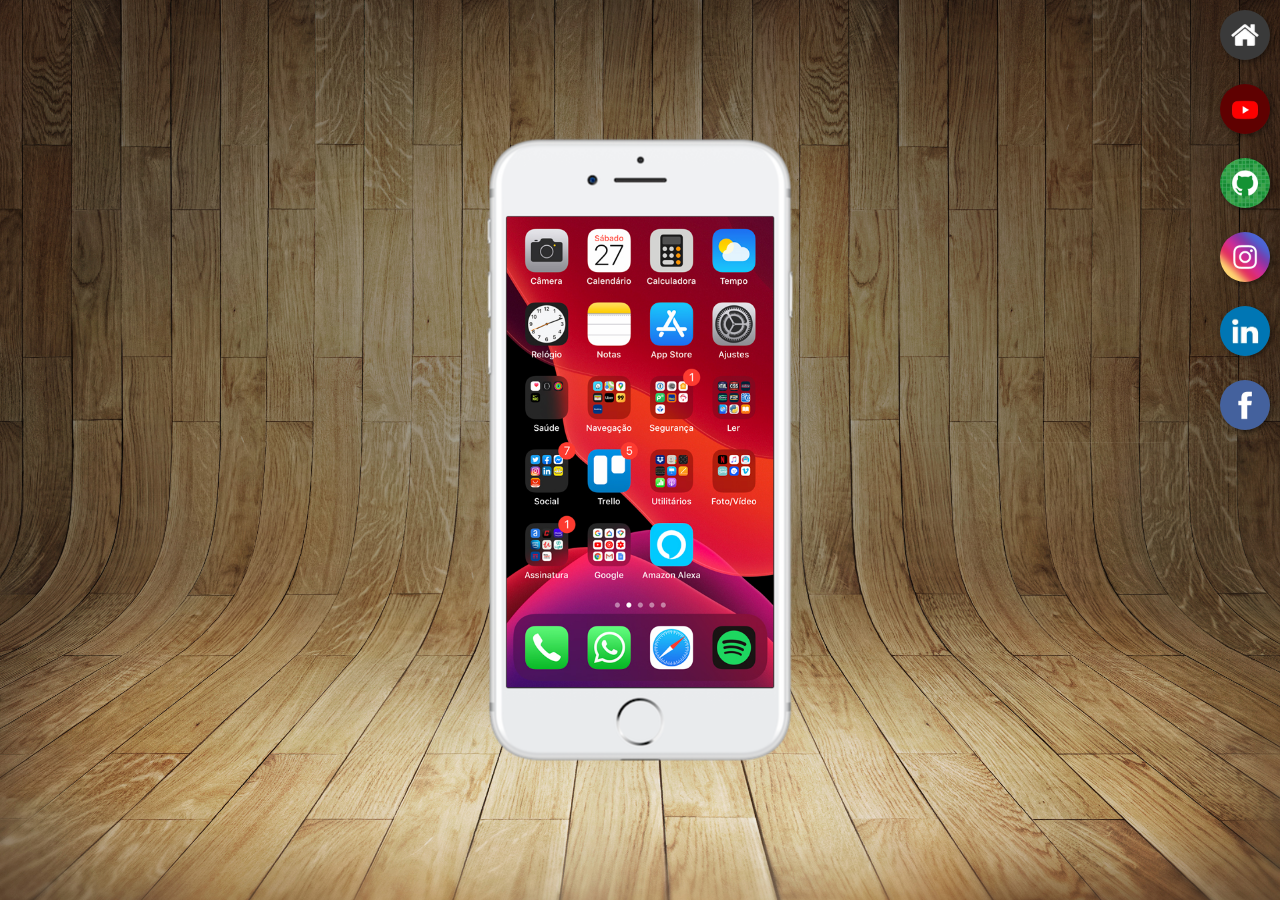
<file: index.html>
<!DOCTYPE html>
<html lang="pt-br">
<head>
    <meta charset="UTF-8">
    <meta http-equiv="X-UA-Compatible" content="IE=edge">
    <meta name="viewport" content="width=device-width, initial-scale=1.0">
    <link rel="shortcut icon" href="favicon.ico" type="image/x-icon">
    <link rel="stylesheet" href="estilos/style.css">
    <title>Projeto Redes Sociais</title>
</head>
<body>
    <main>
        <section id="telefone">
            <iframe src="home.html" name="tela" id="tela" frameborder="0">
                Seu navegador não é compatível com isso.
            </iframe>

        </section>
        <section id="redes-sociais">
            <a href="home.html" target="tela"><img src="imagens/logo-home.jpg" alt="Home"></a><br>
            <a href="youtube.html" target="tela"><img src="imagens/logo-youtube.jpg" alt="Yotube"></a><br>
            <a href="github.html" target="tela"><img src="imagens/logo-github.jpg" alt="Github"></a><br>
            <a href="instagram.html" target="tela"><img src="imagens/logo-instagram.jpg" alt="Instagram"></a><br>
            <a href="linkedin.html" target="tela"><img src="imagens/logo-linkedin.jpg" alt="Linkedin"></a><br>
            <a href="facebook.html" target="tela"><img src="imagens/logo-facebook.jpg" alt="Facebook"></a><br>

        </section>
    </main>
</body>
</html>
</file>
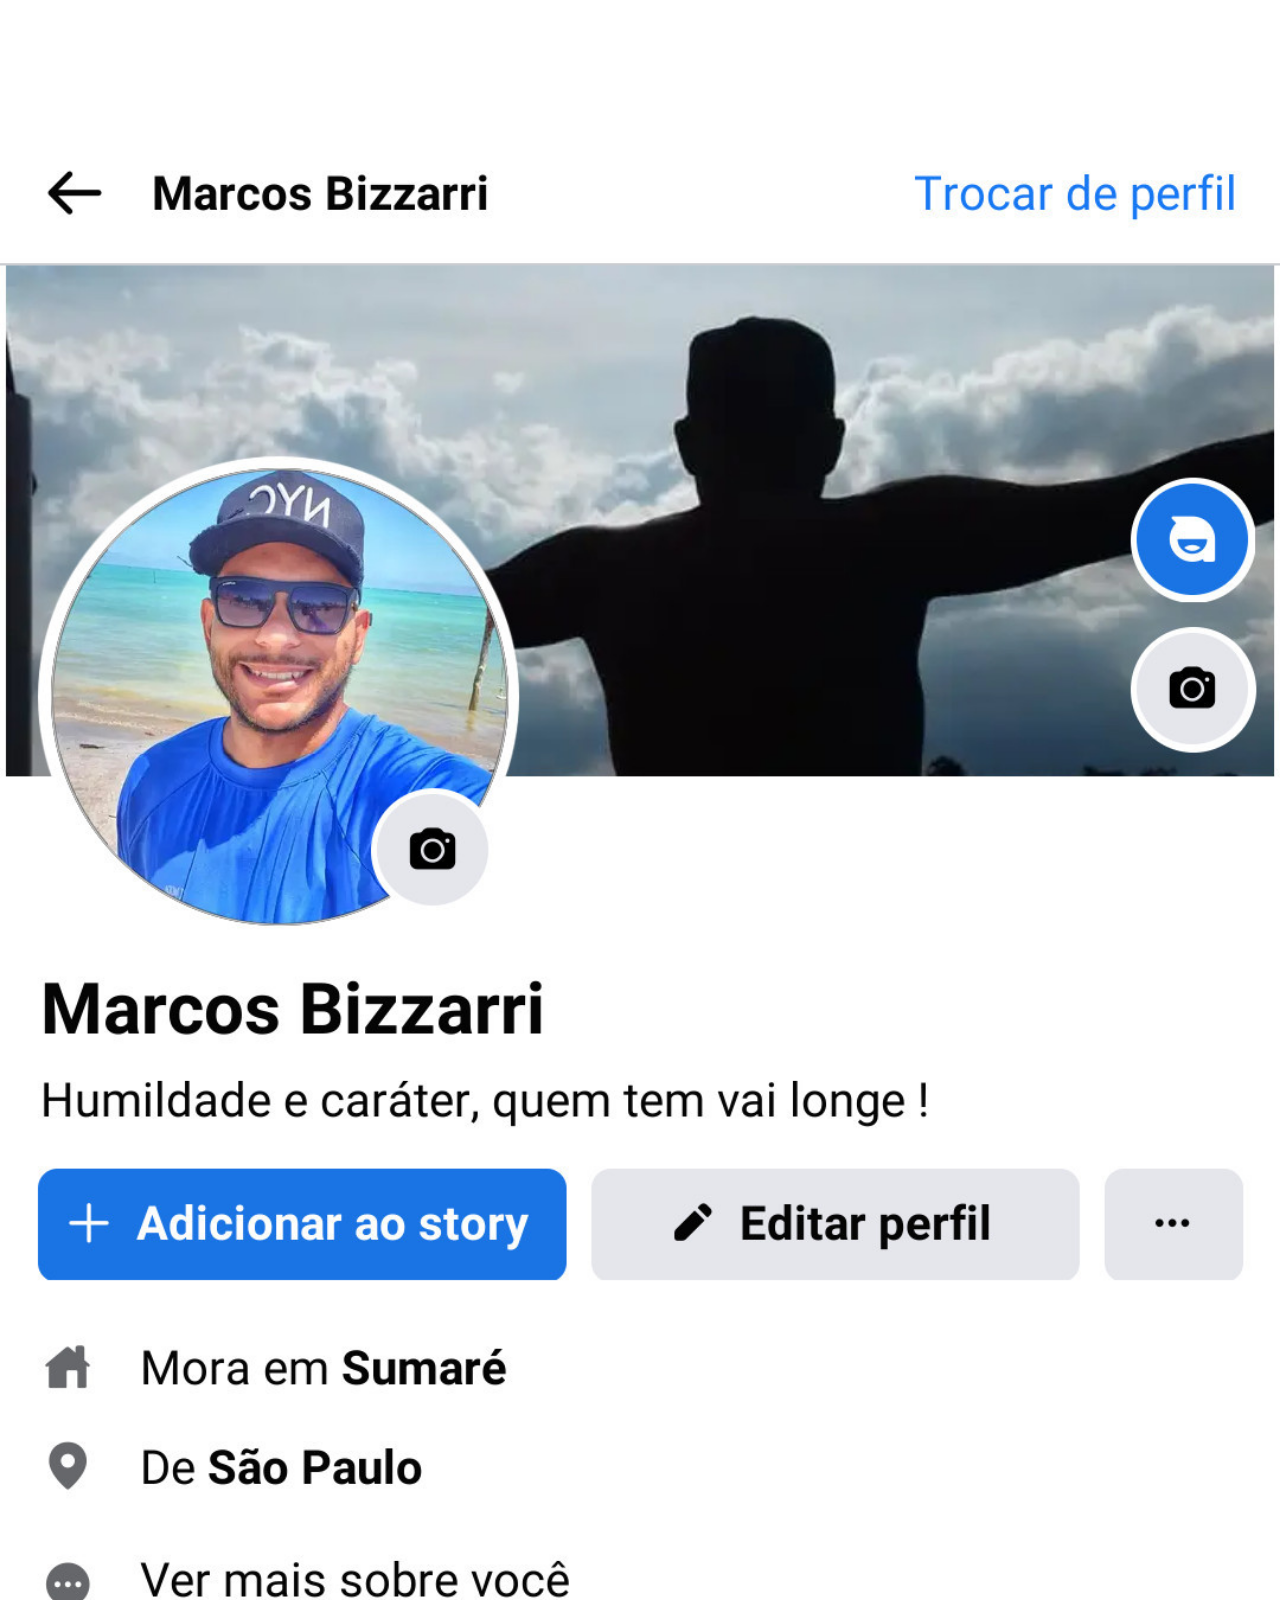
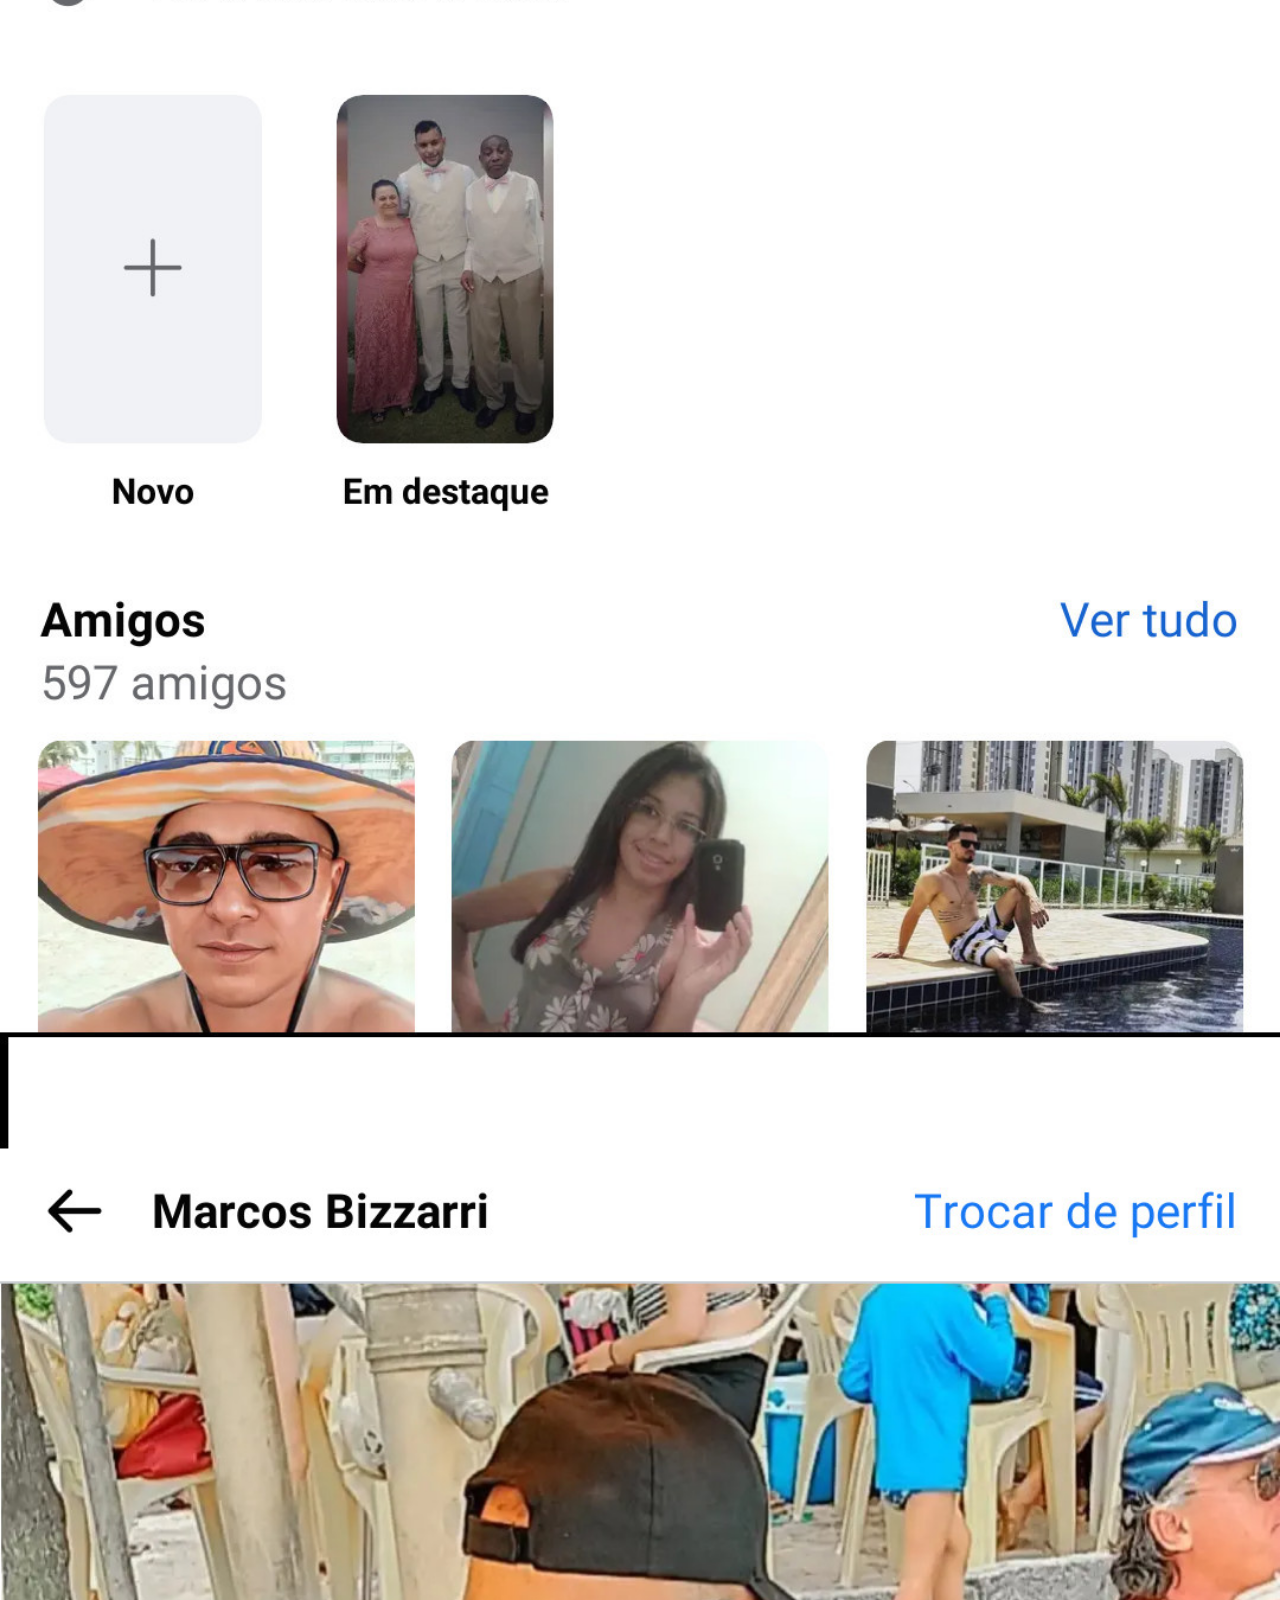
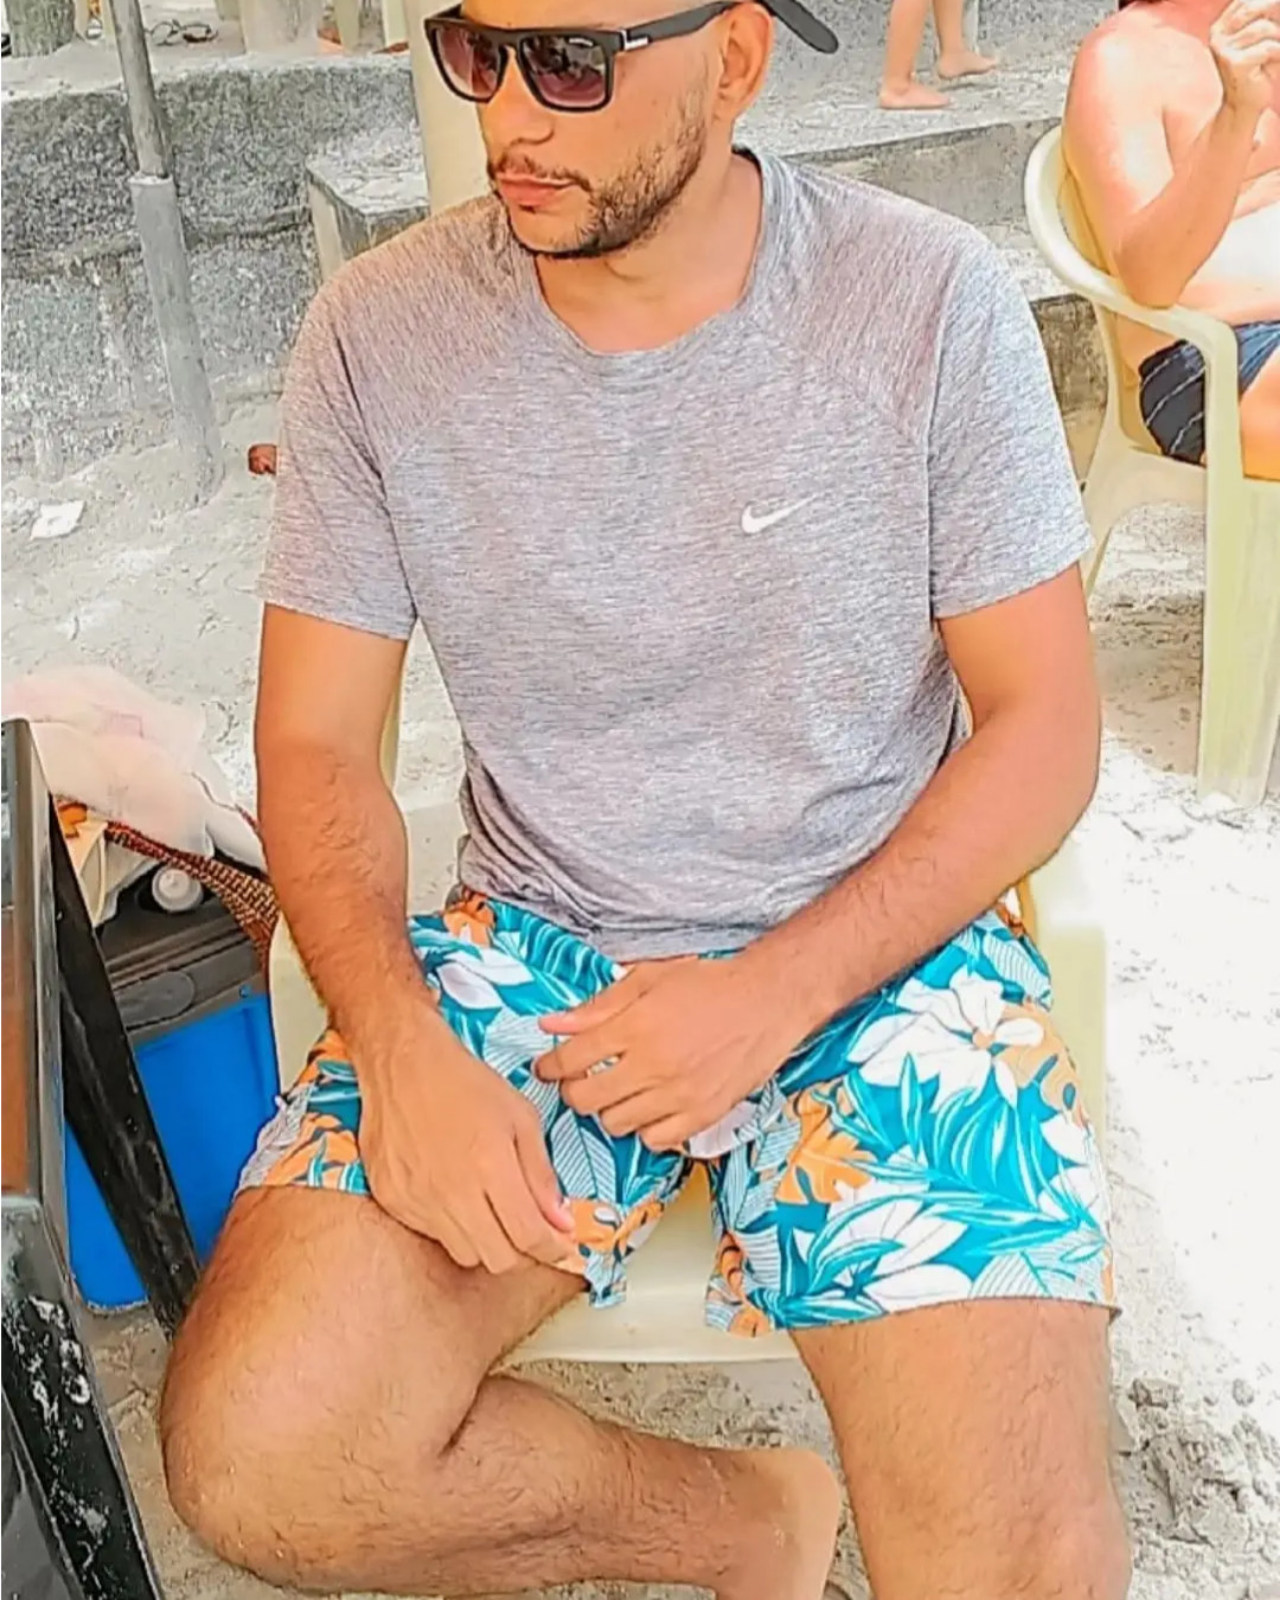
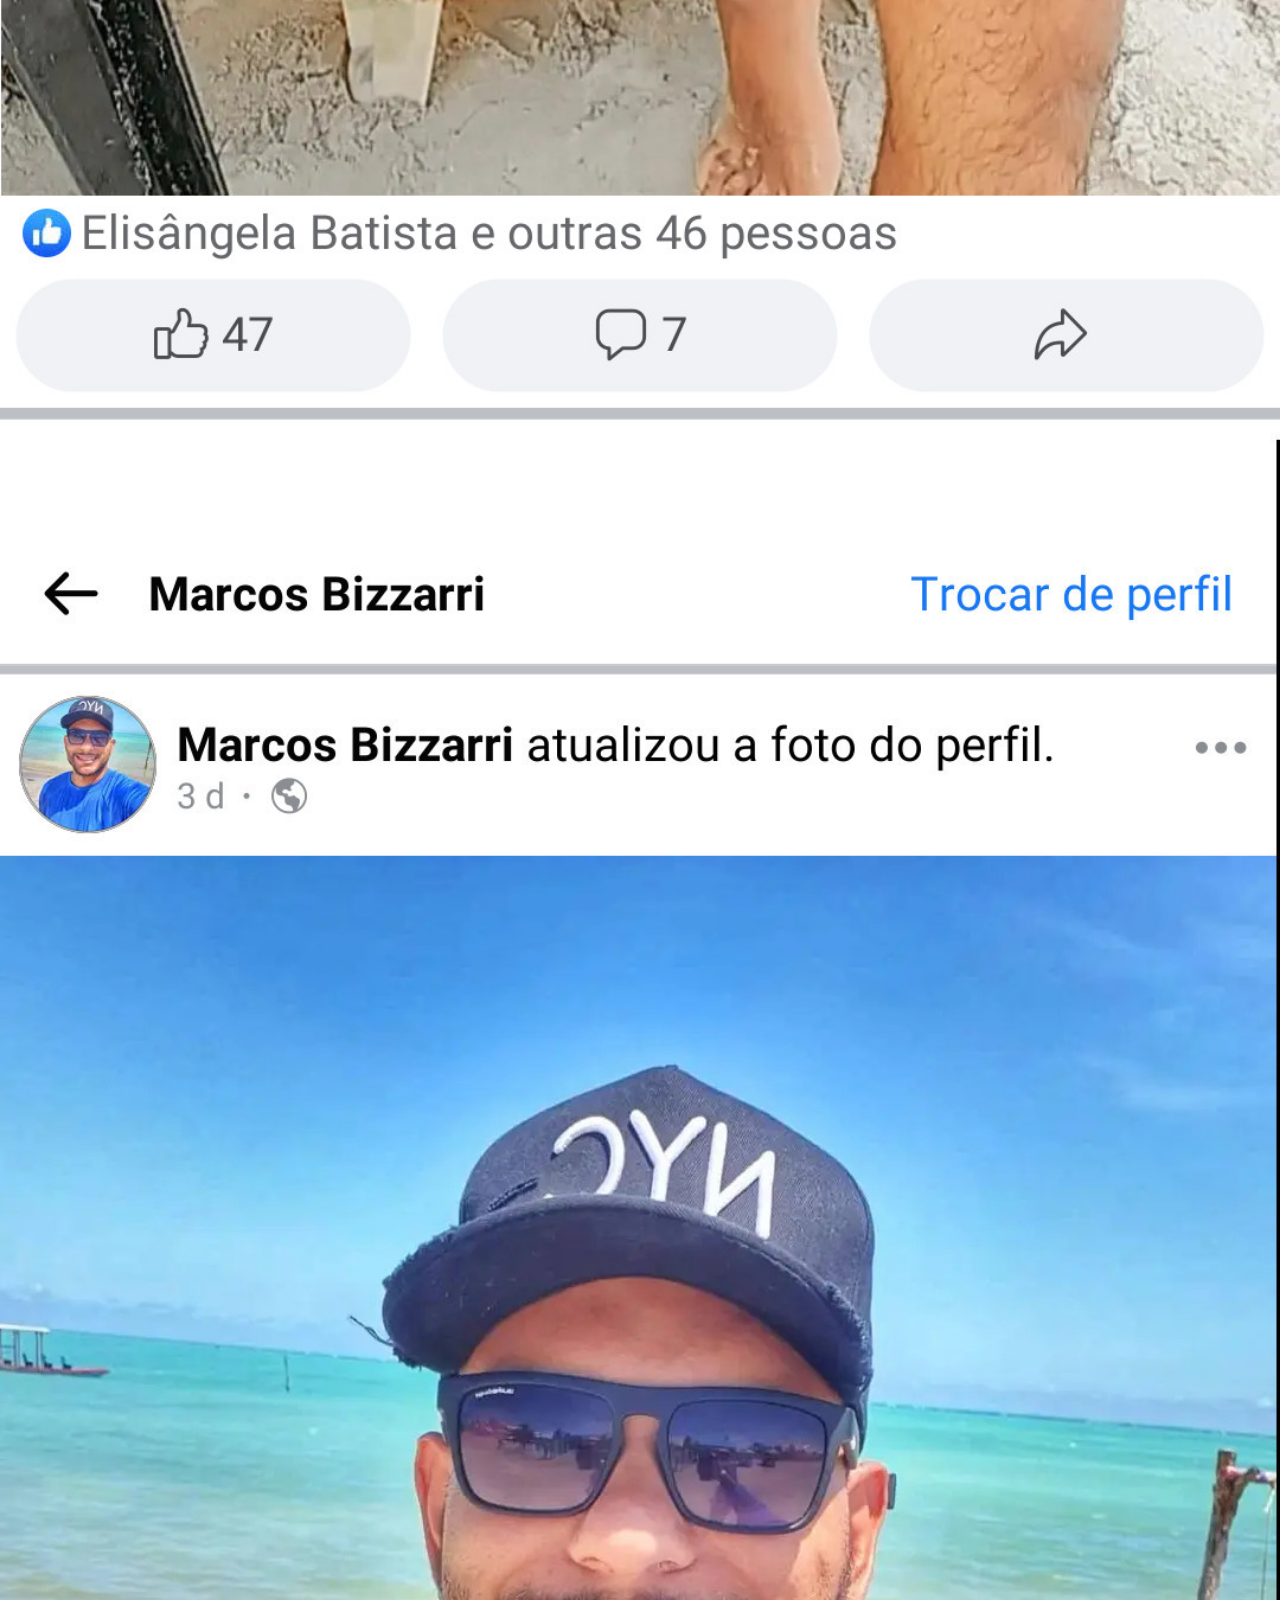
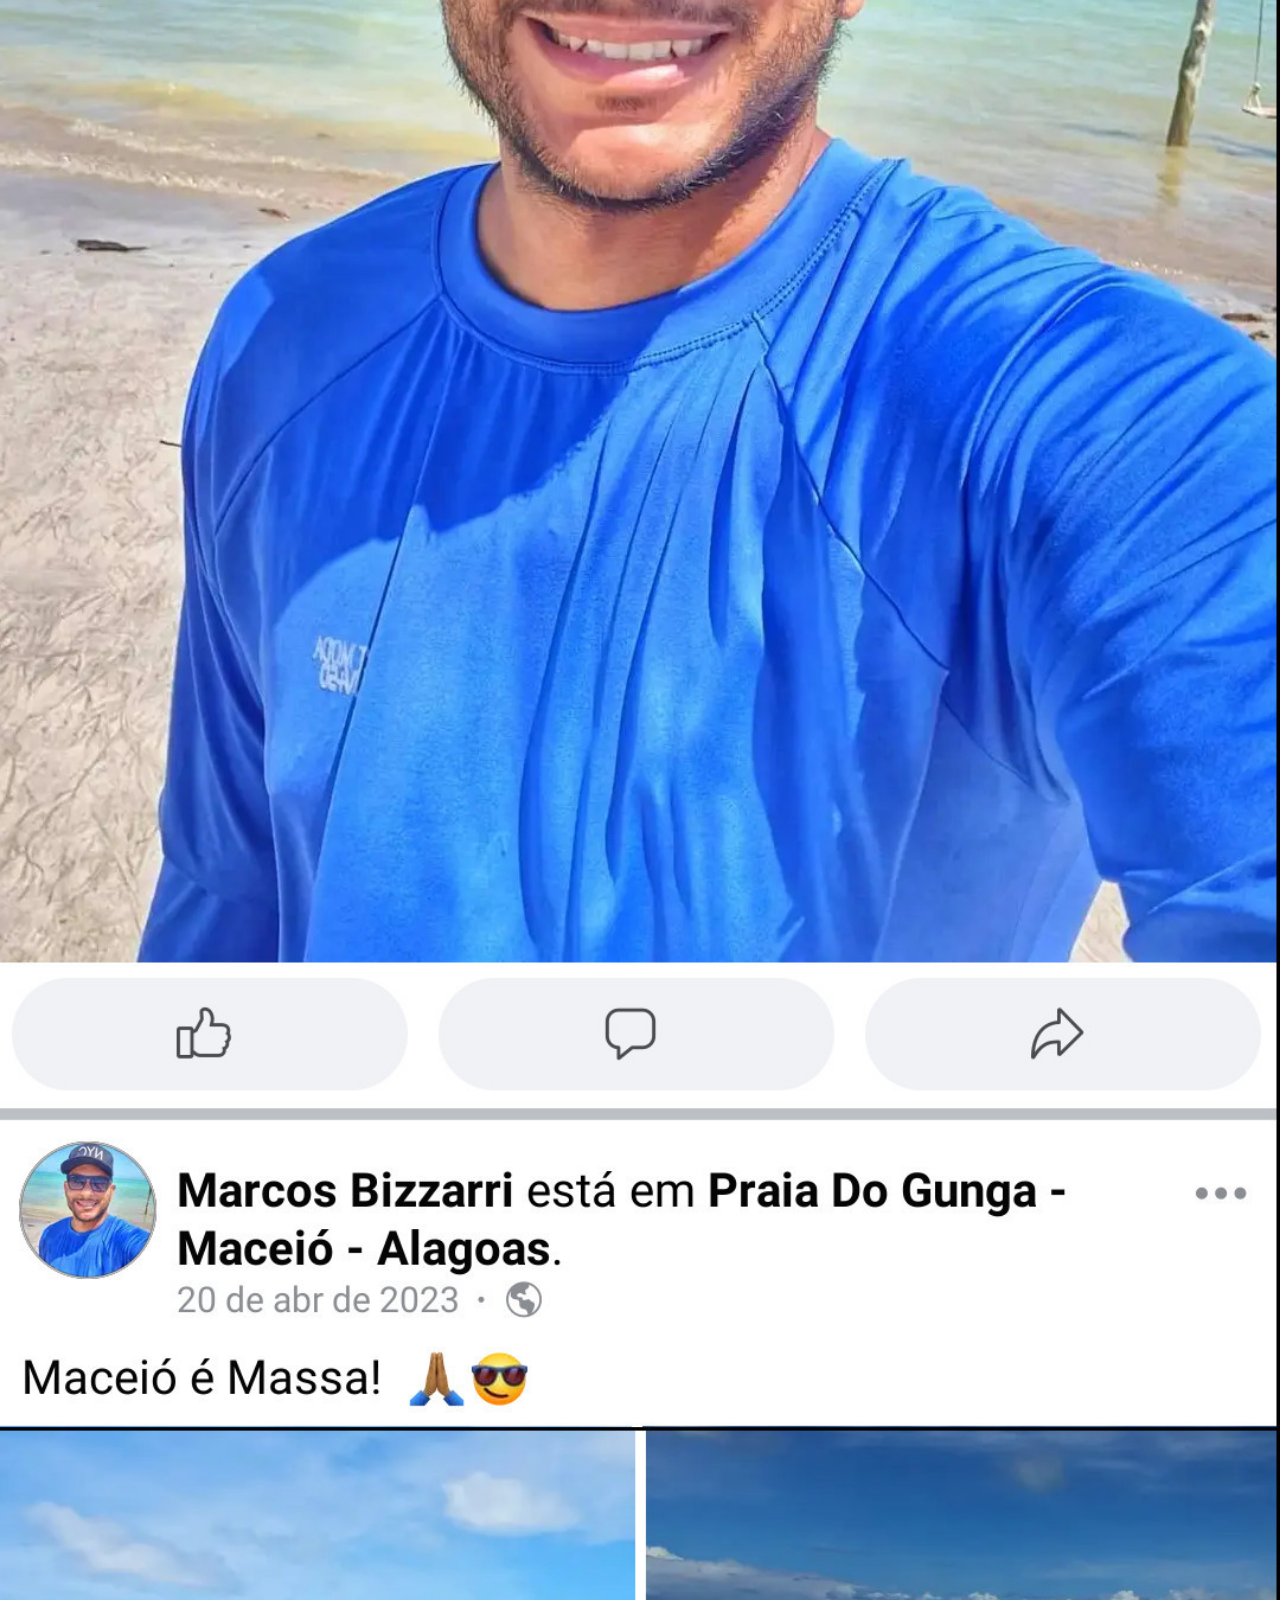
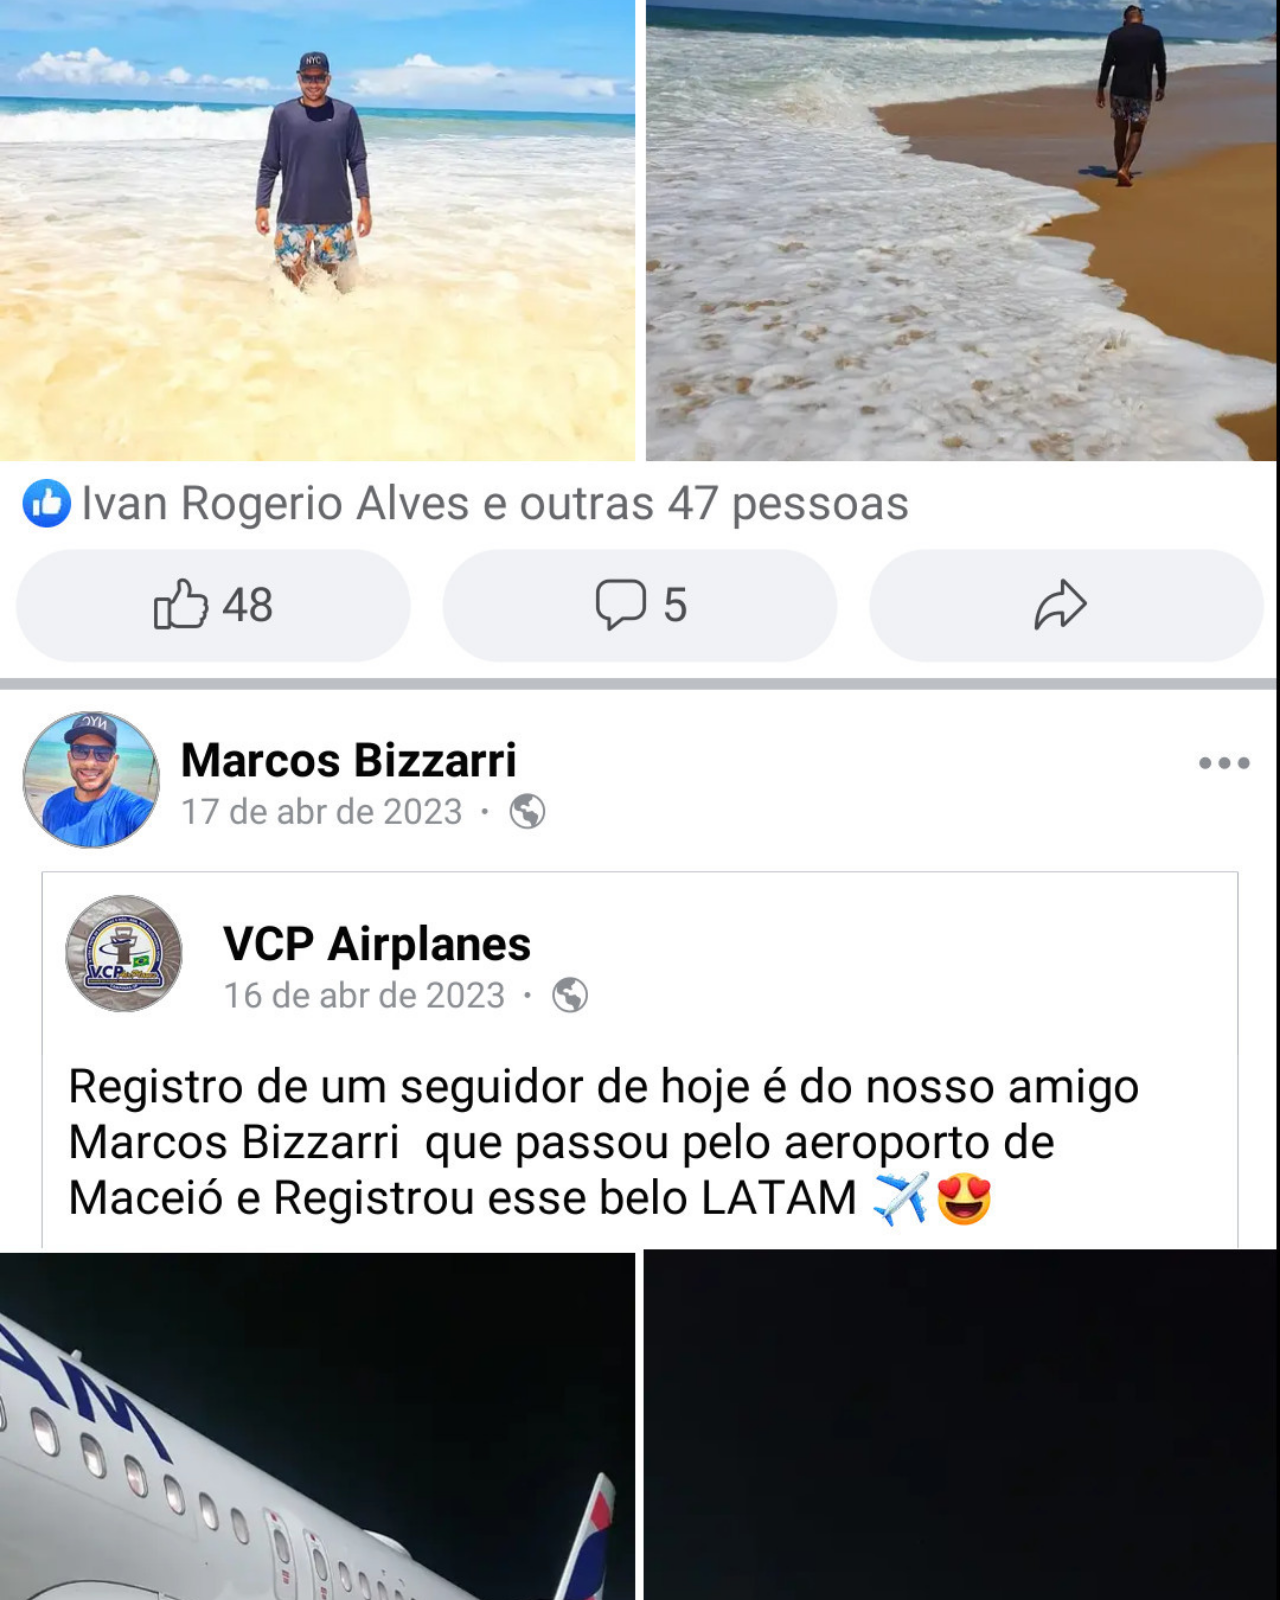
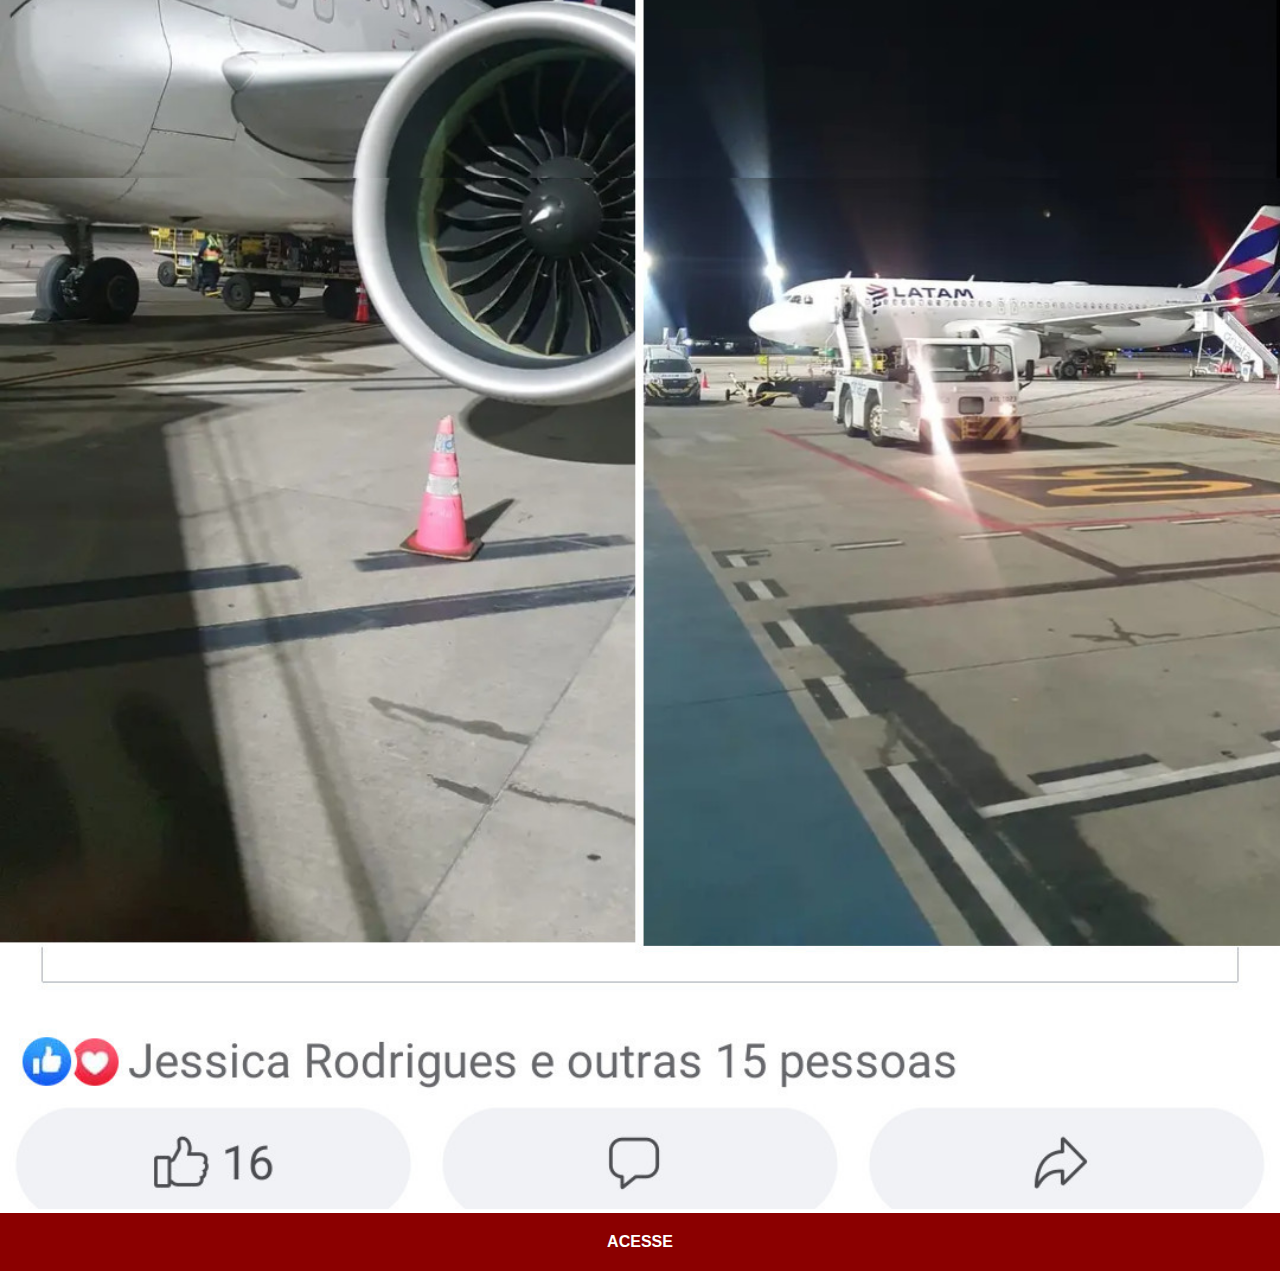
<file: facebook.html>
<!DOCTYPE html>
<html lang="pt-br">
<head>
    <meta charset="UTF-8">
    <meta http-equiv="X-UA-Compatible" content="IE=edge">
    <meta name="viewport" content="width=device-width, initial-scale=1.0">
    <title>Facebook</title>
    <link rel="stylesheet" href="estilos/social.css">
</head>
<body>
    <img src="imagens/telaa-facebook.jpg" alt="Facebook">
    <a href="https://www.facebook.com/Marcaobizzarri" target="_blank">ACESSE</a>
</body>
</html>
</file>
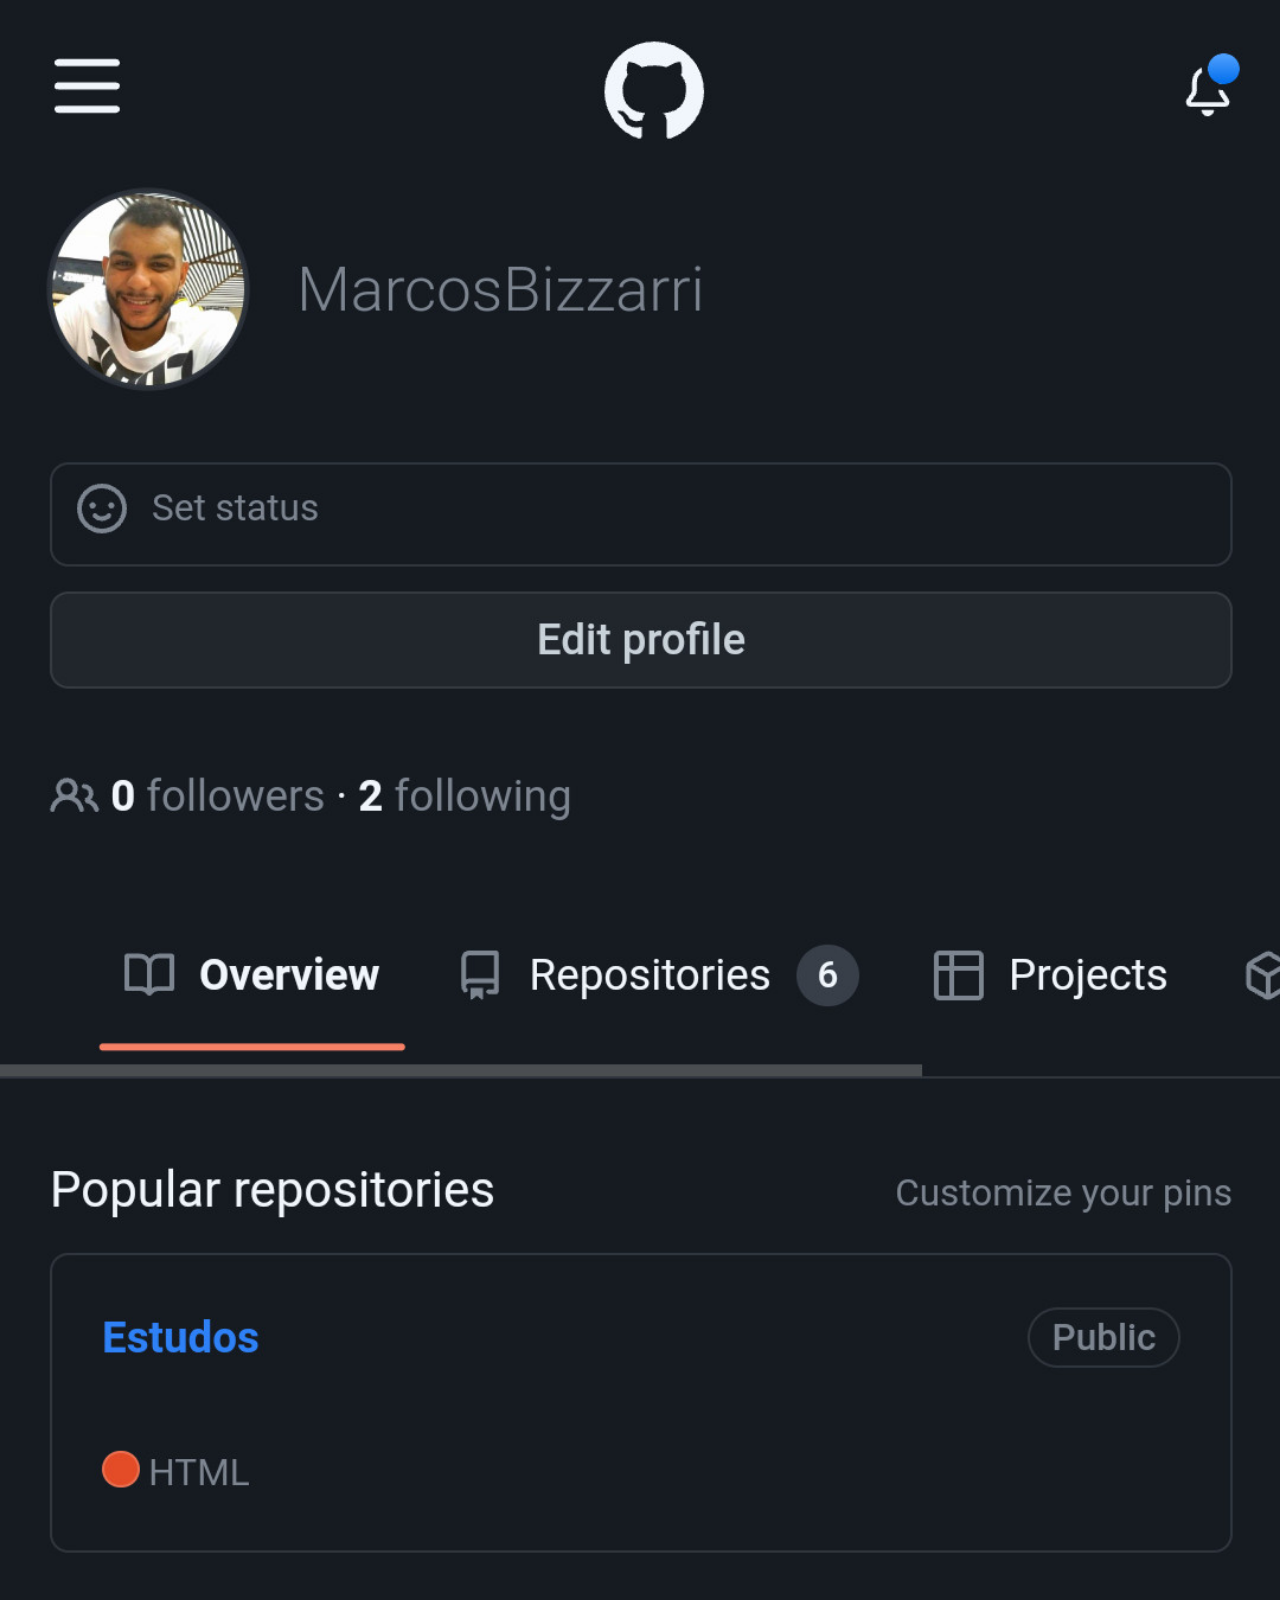
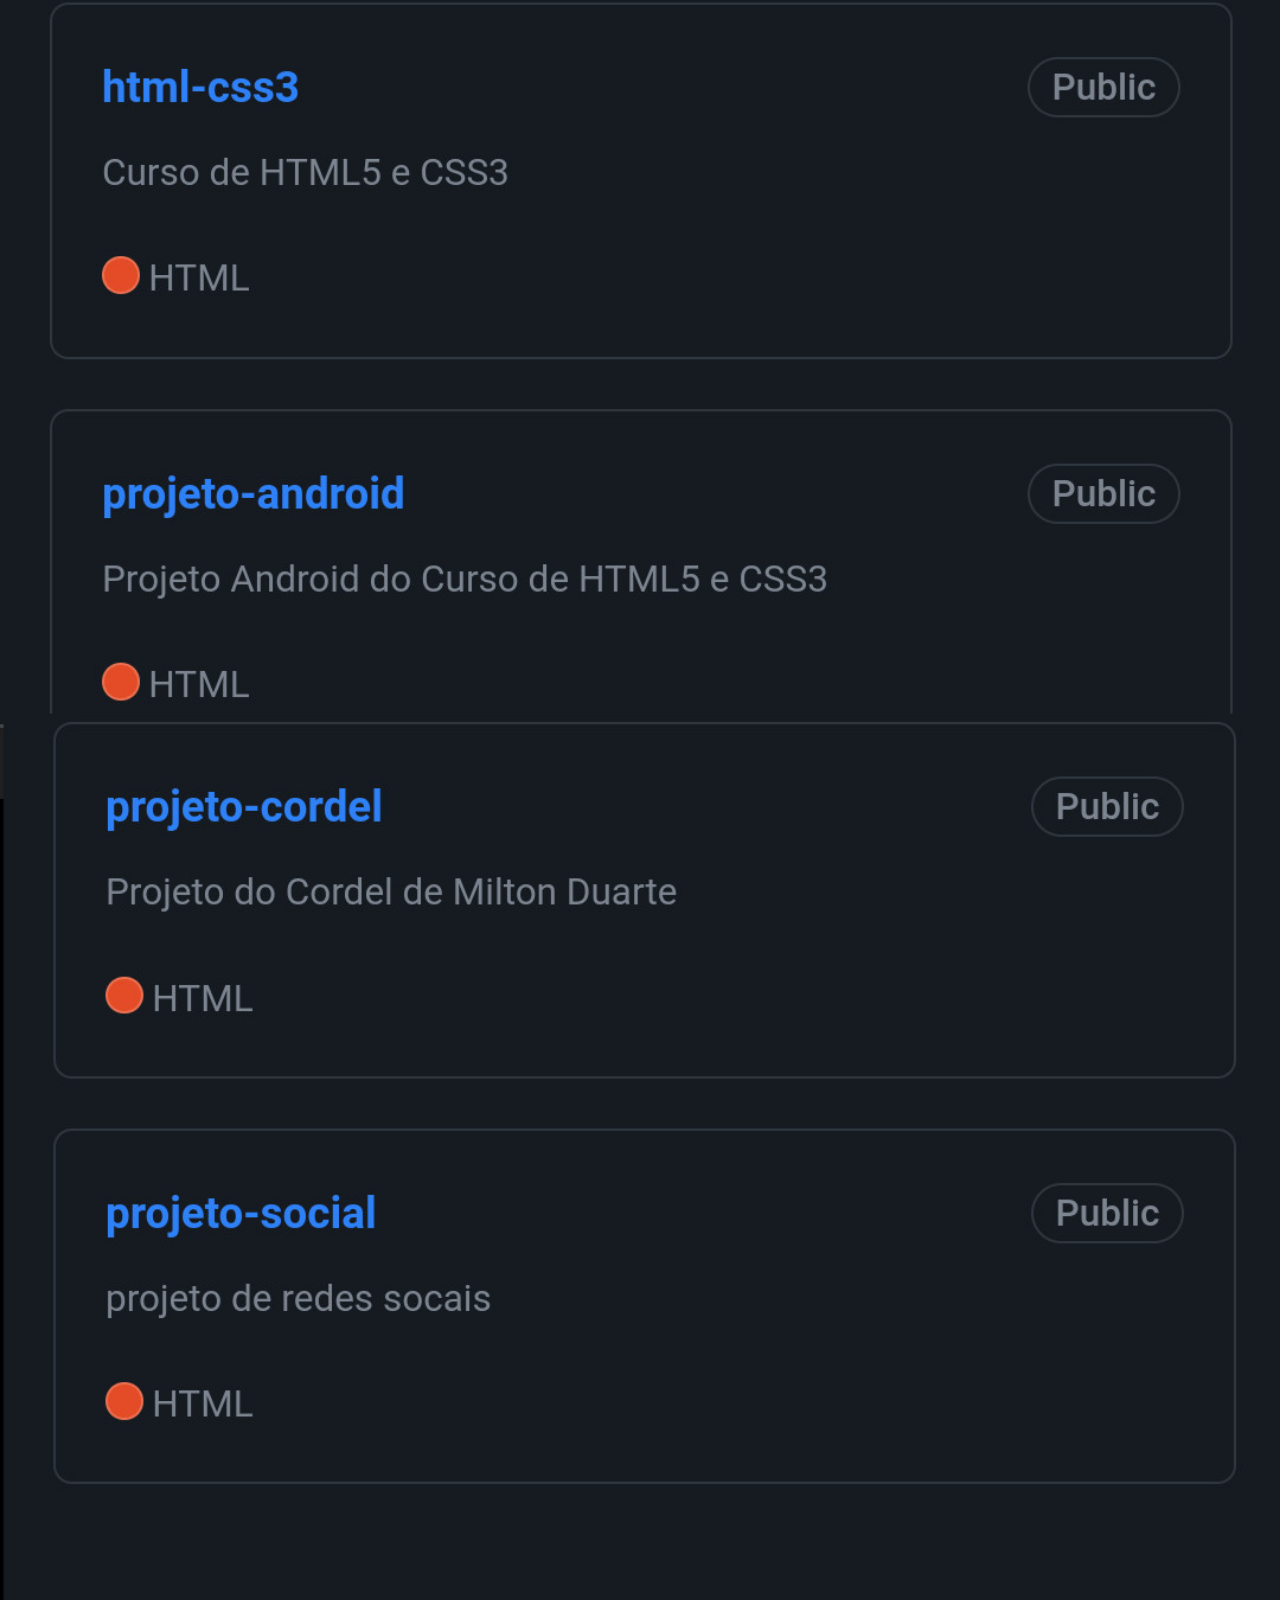
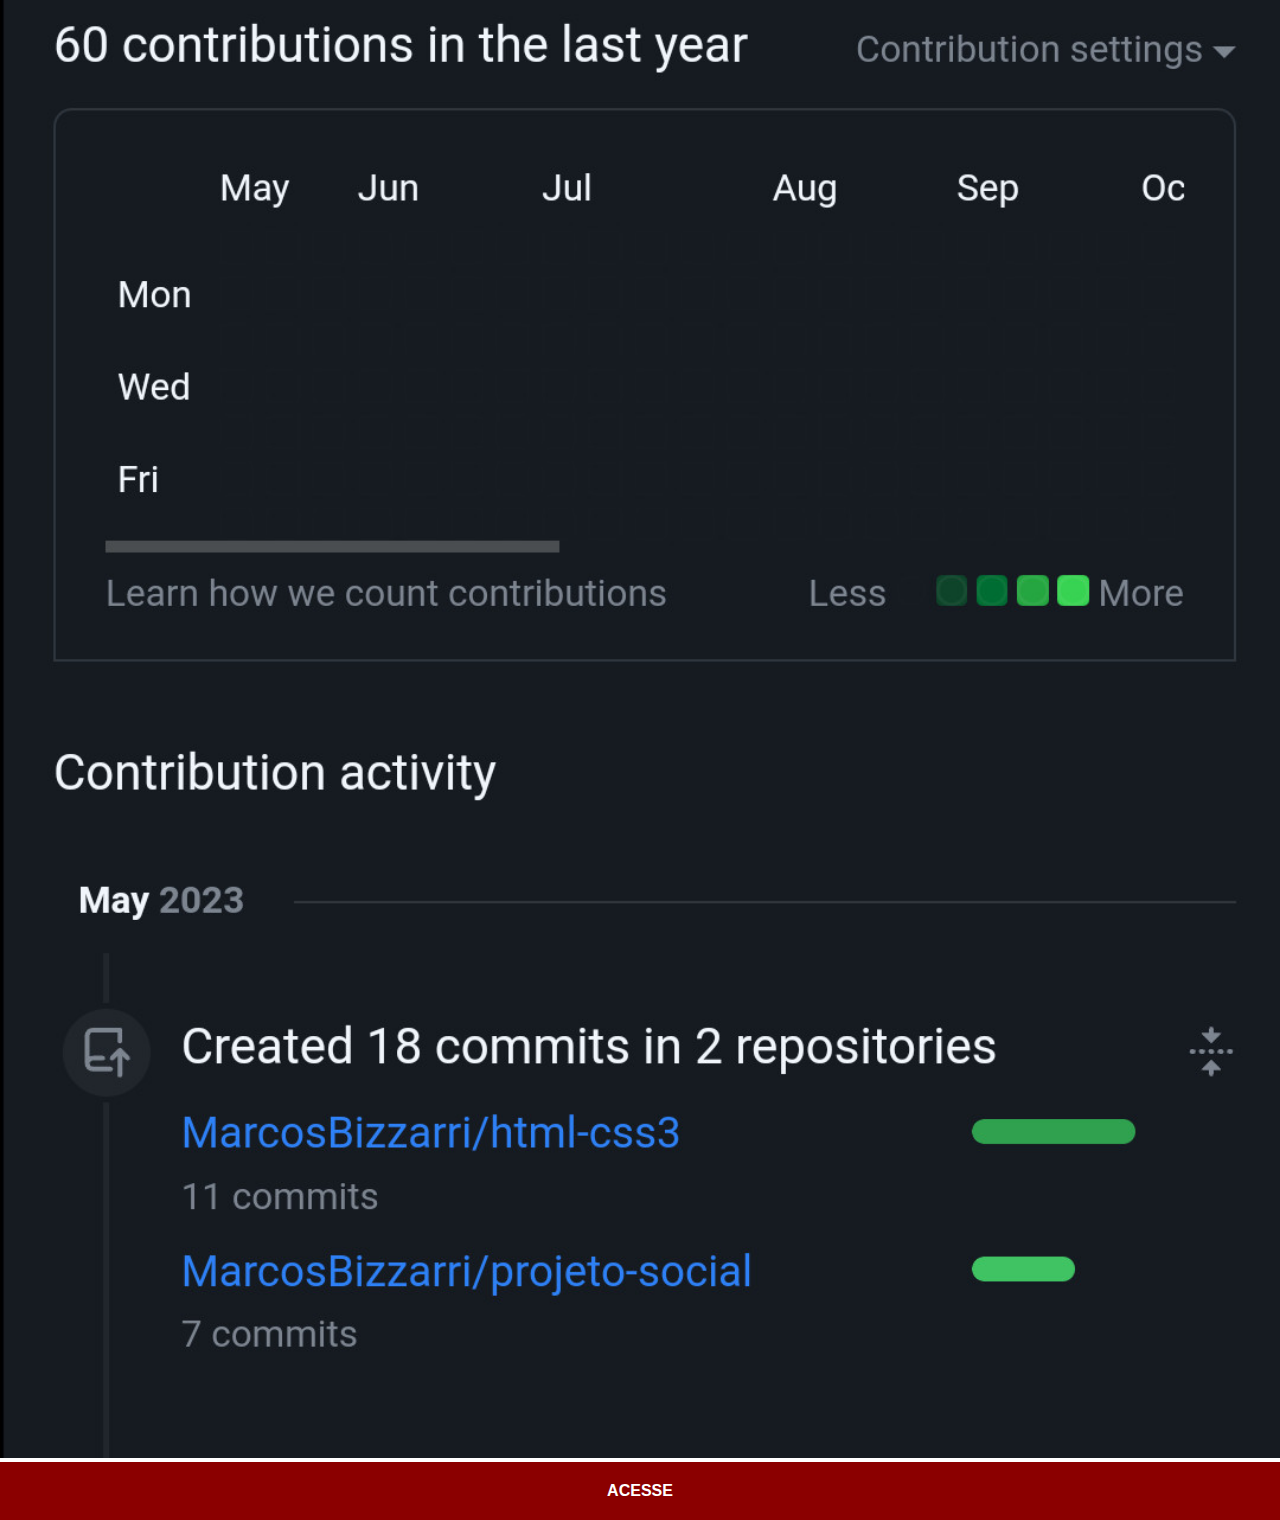
<file: github.html>
<!DOCTYPE html>
<html lang="pt-br">
<head>
    <meta charset="UTF-8">
    <meta http-equiv="X-UA-Compatible" content="IE=edge">
    <meta name="viewport" content="width=device-width, initial-scale=1.0">
    <title>Gighub</title>
    <link rel="stylesheet" href="estilos/social.css">
</head>
<body>
    <img src="imagens/tela-github.jpg" alt="Github">
    <a href="https://github.com/MarcosBizzarri" target="_blank">ACESSE</a>
</body>
</html>
</file>
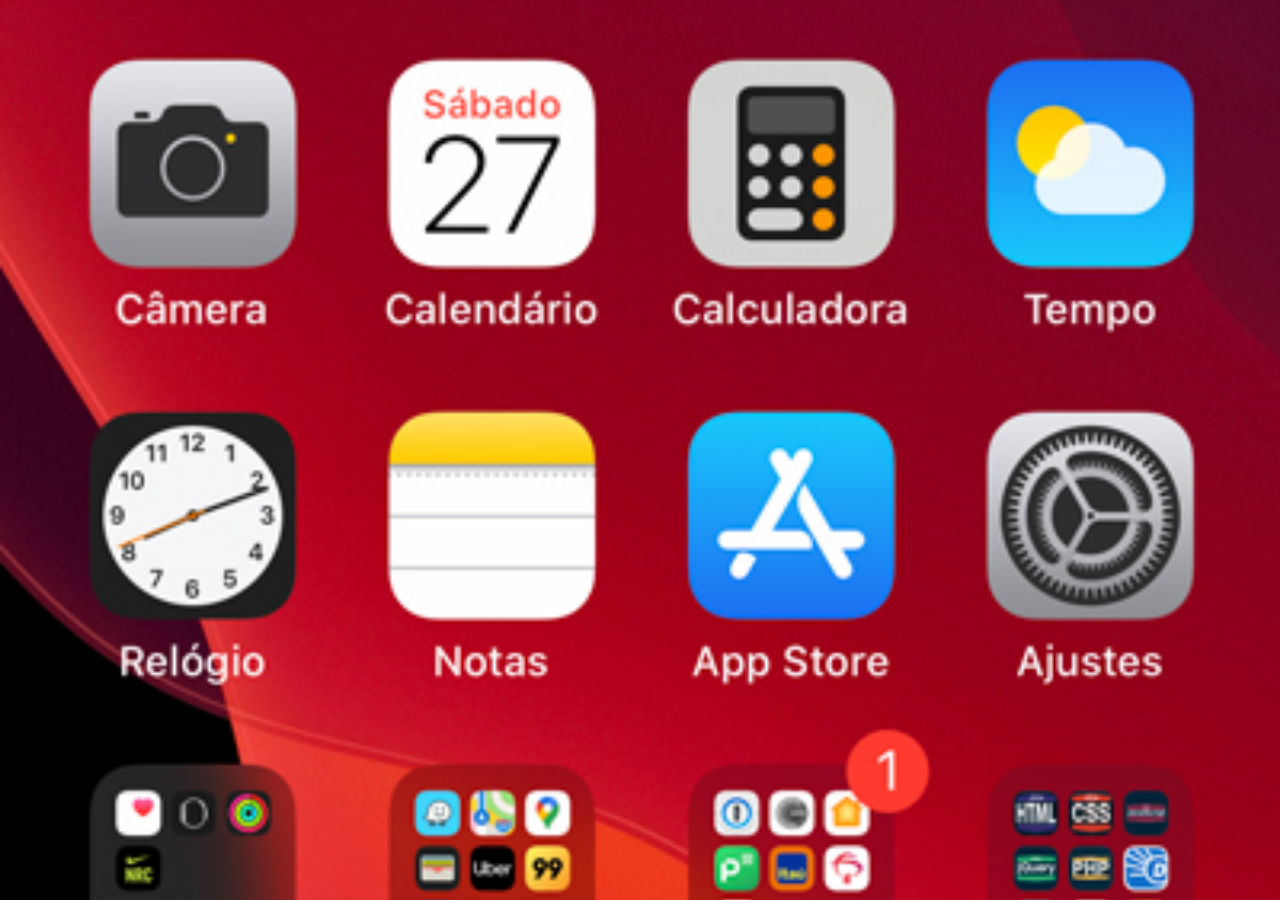
<file: home.html>
<!DOCTYPE html>
<html lang="pt-br">
<head>
    <meta charset="UTF-8">
    <meta http-equiv="X-UA-Compatible" content="IE=edge">
    <meta name="viewport" content="width=device-width, initial-scale=1.0">
    <title>Home</title>
</head>
<style>
    *{
        margin: 0px;
        padding: 0px;
    }
    
    body {
        width: 100vw;
        height: 100vh;
        background: black url('imagens/tela-home.jpg') no-repeat top center;
        background-size: cover;
    }

    
</style>
<body>
    
</body>
</html>
</file>
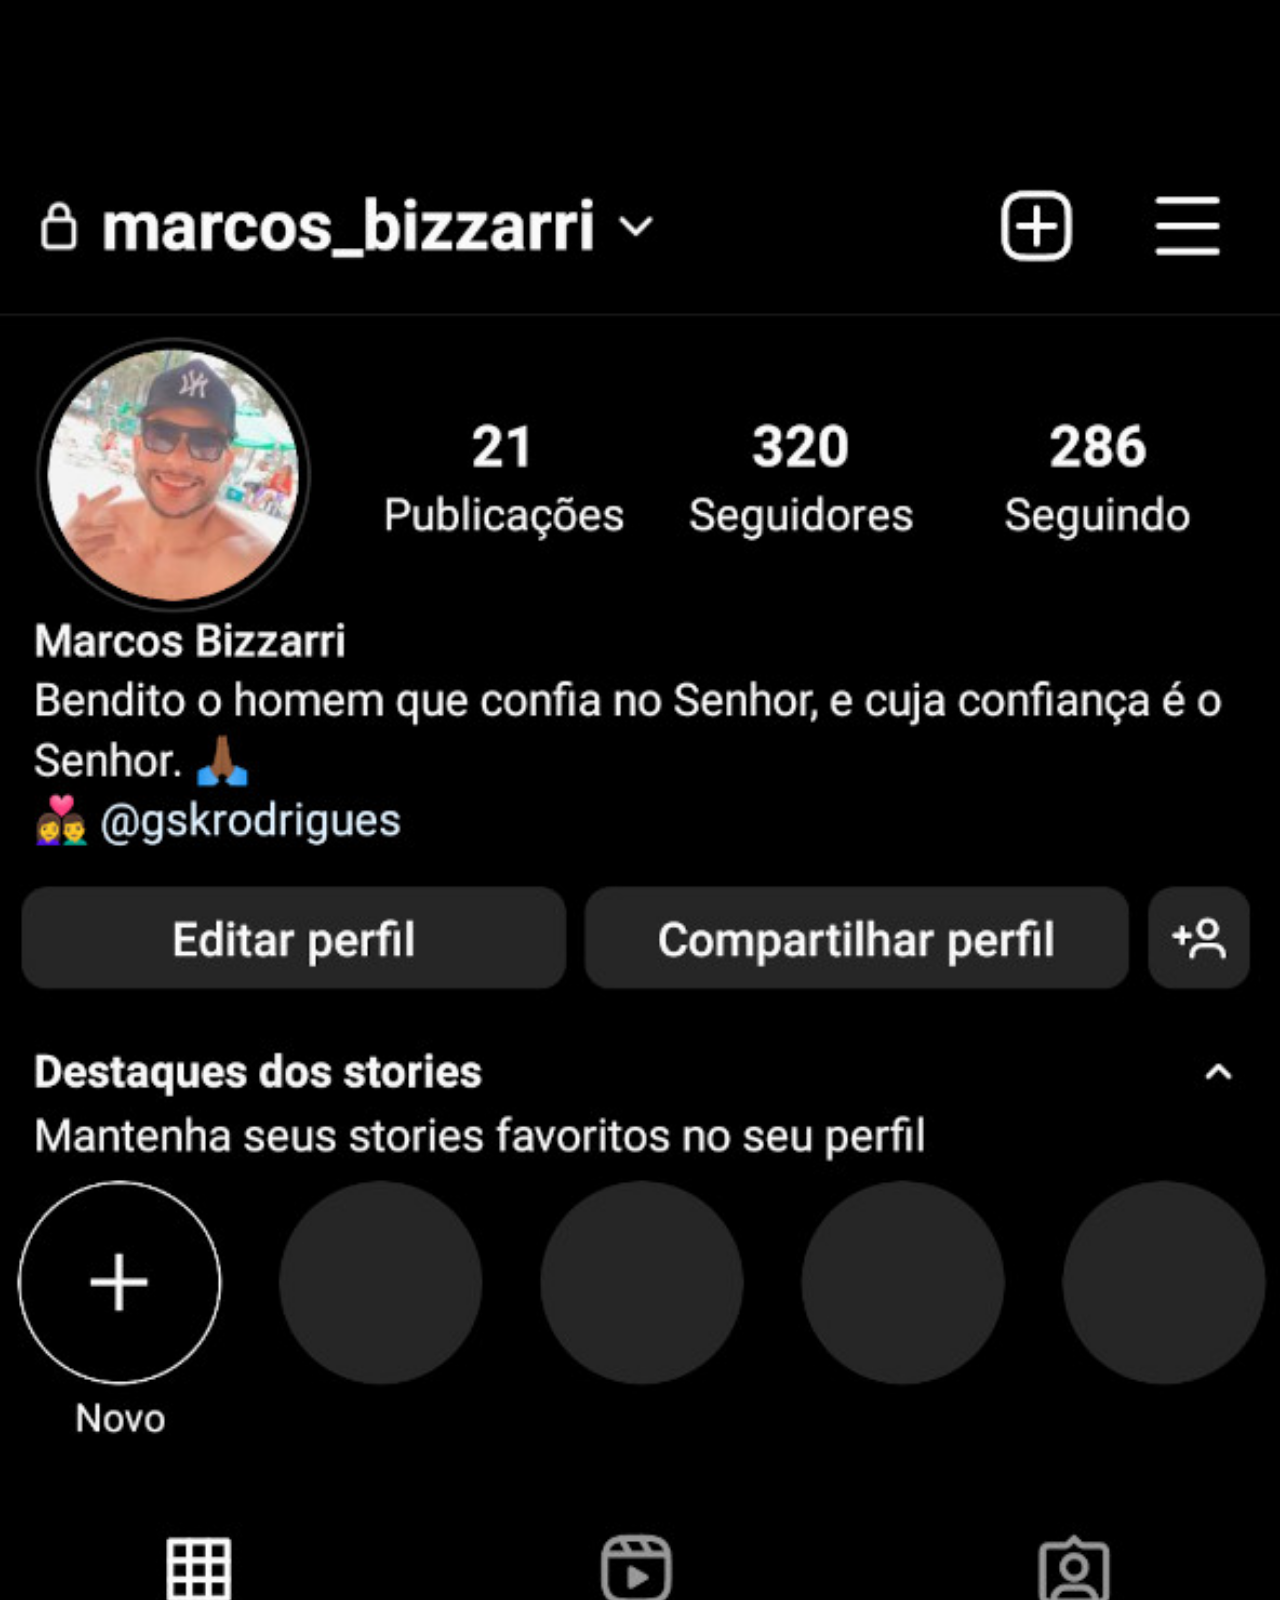
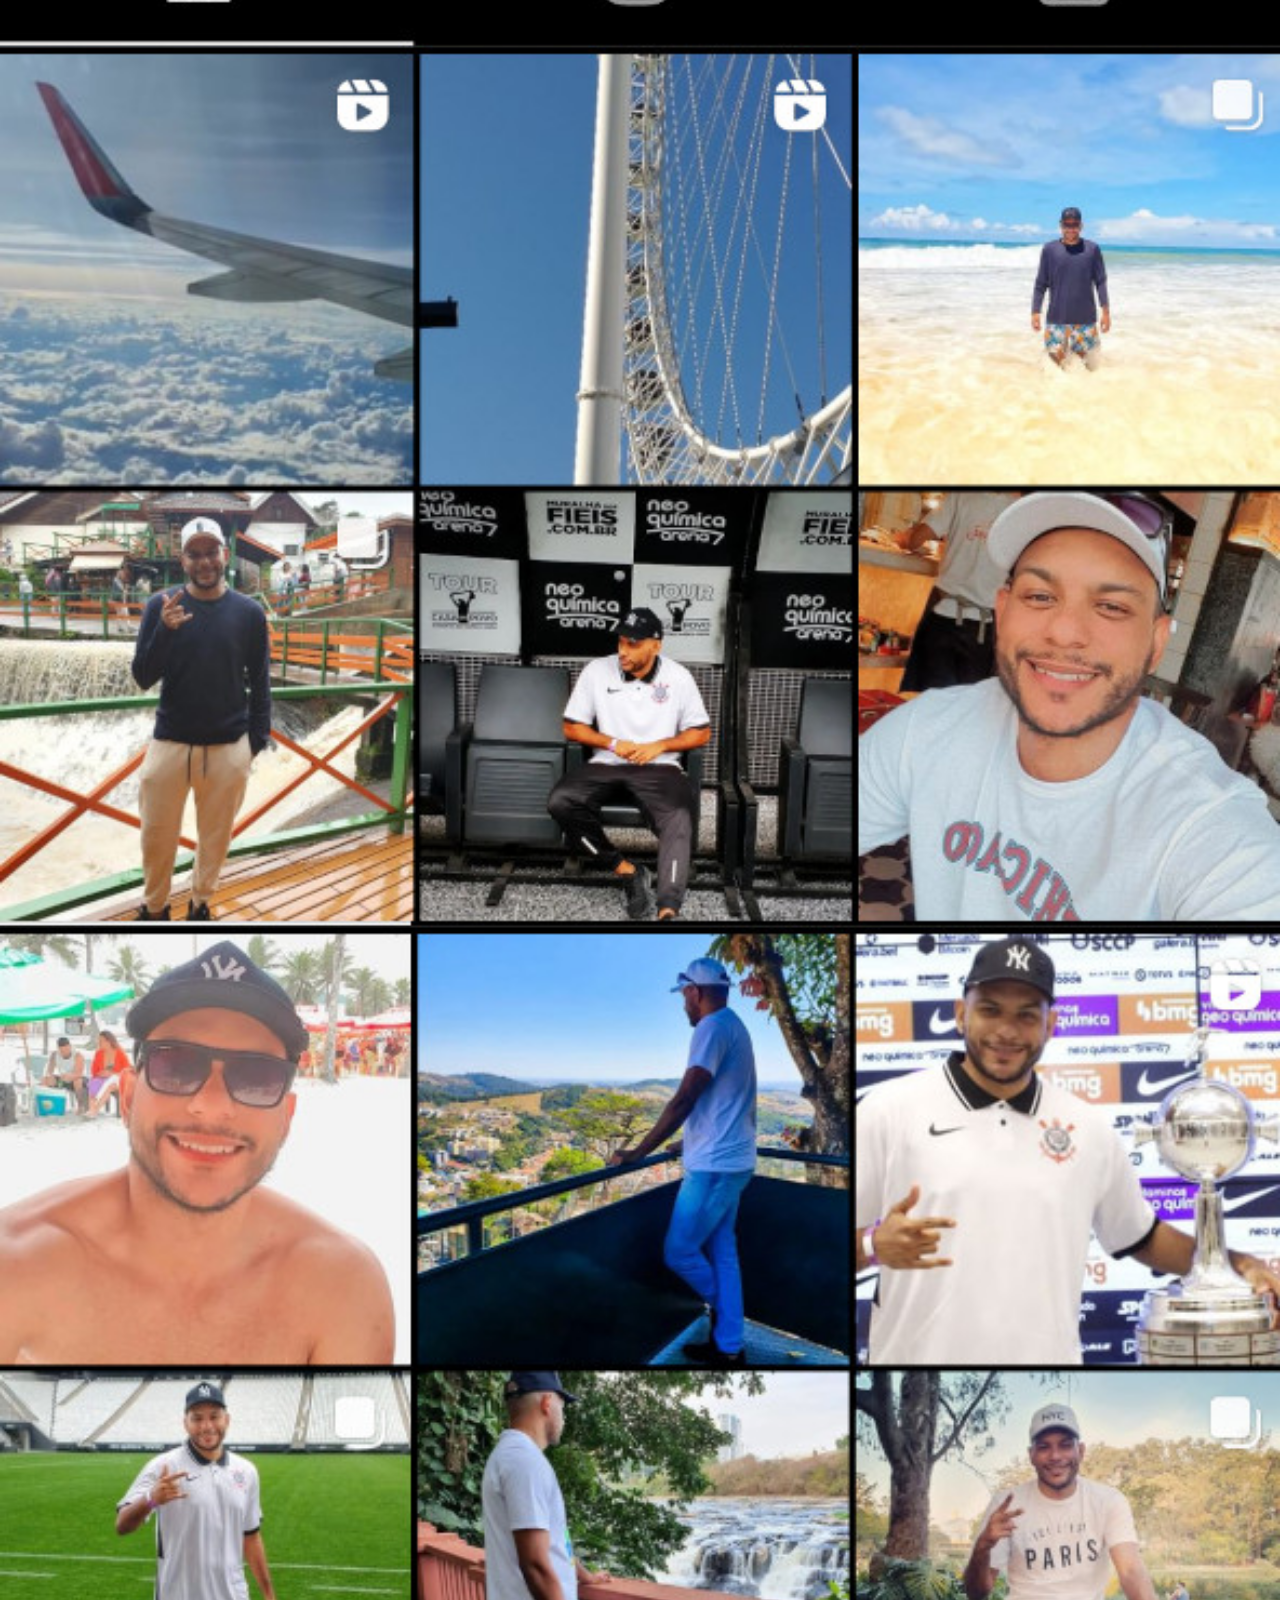
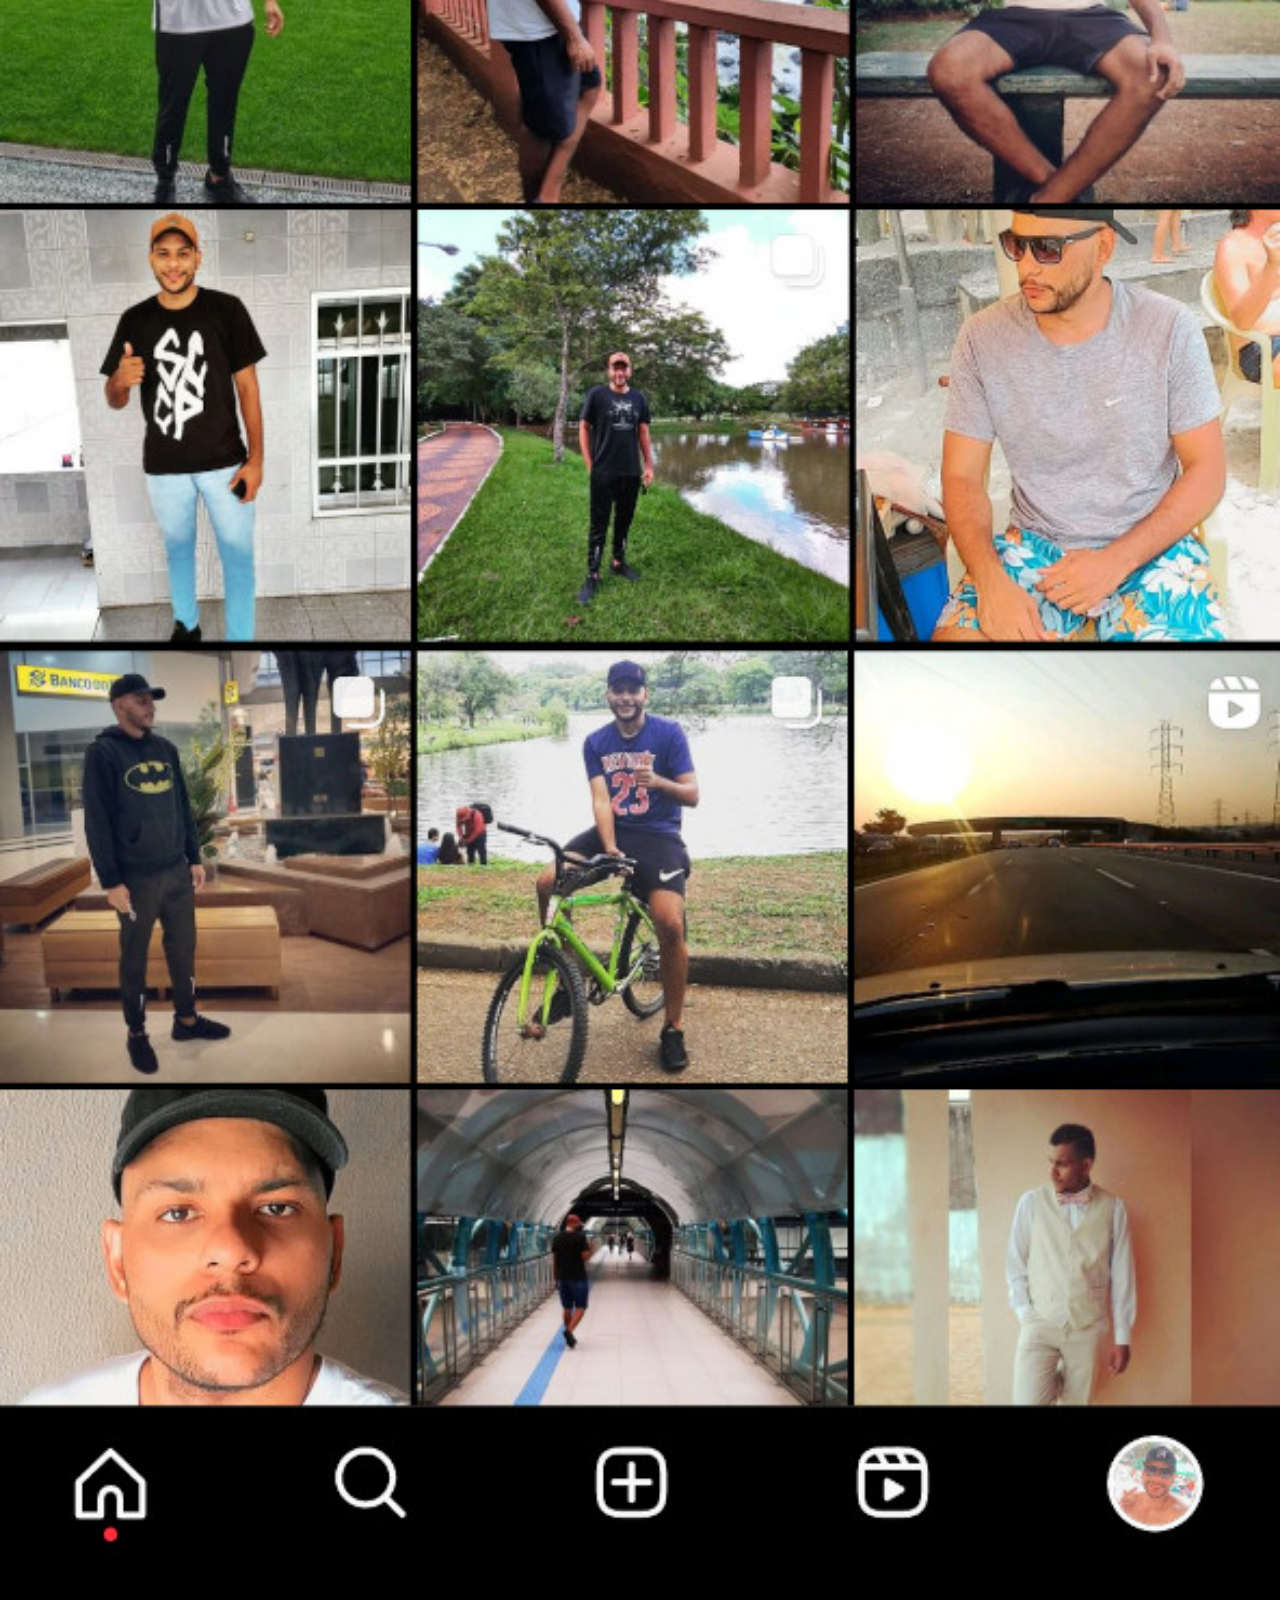
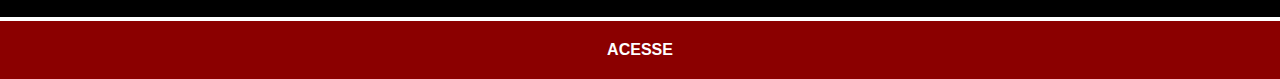
<file: instagram.html>
<!DOCTYPE html>
<html lang="pt-br">
<head>
    <meta charset="UTF-8">
    <meta http-equiv="X-UA-Compatible" content="IE=edge">
    <meta name="viewport" content="width=device-width, initial-scale=1.0">
    <title>Instagram</title>
    <link rel="stylesheet" href="estilos/social.css">
</head>
<body>
    <img src="imagens/instagram-tela.jpg" alt="Instagram">
    <a href="https://www.instagram.com/marcos_bizzarri/">ACESSE</a>
</body>
</html>
</file>
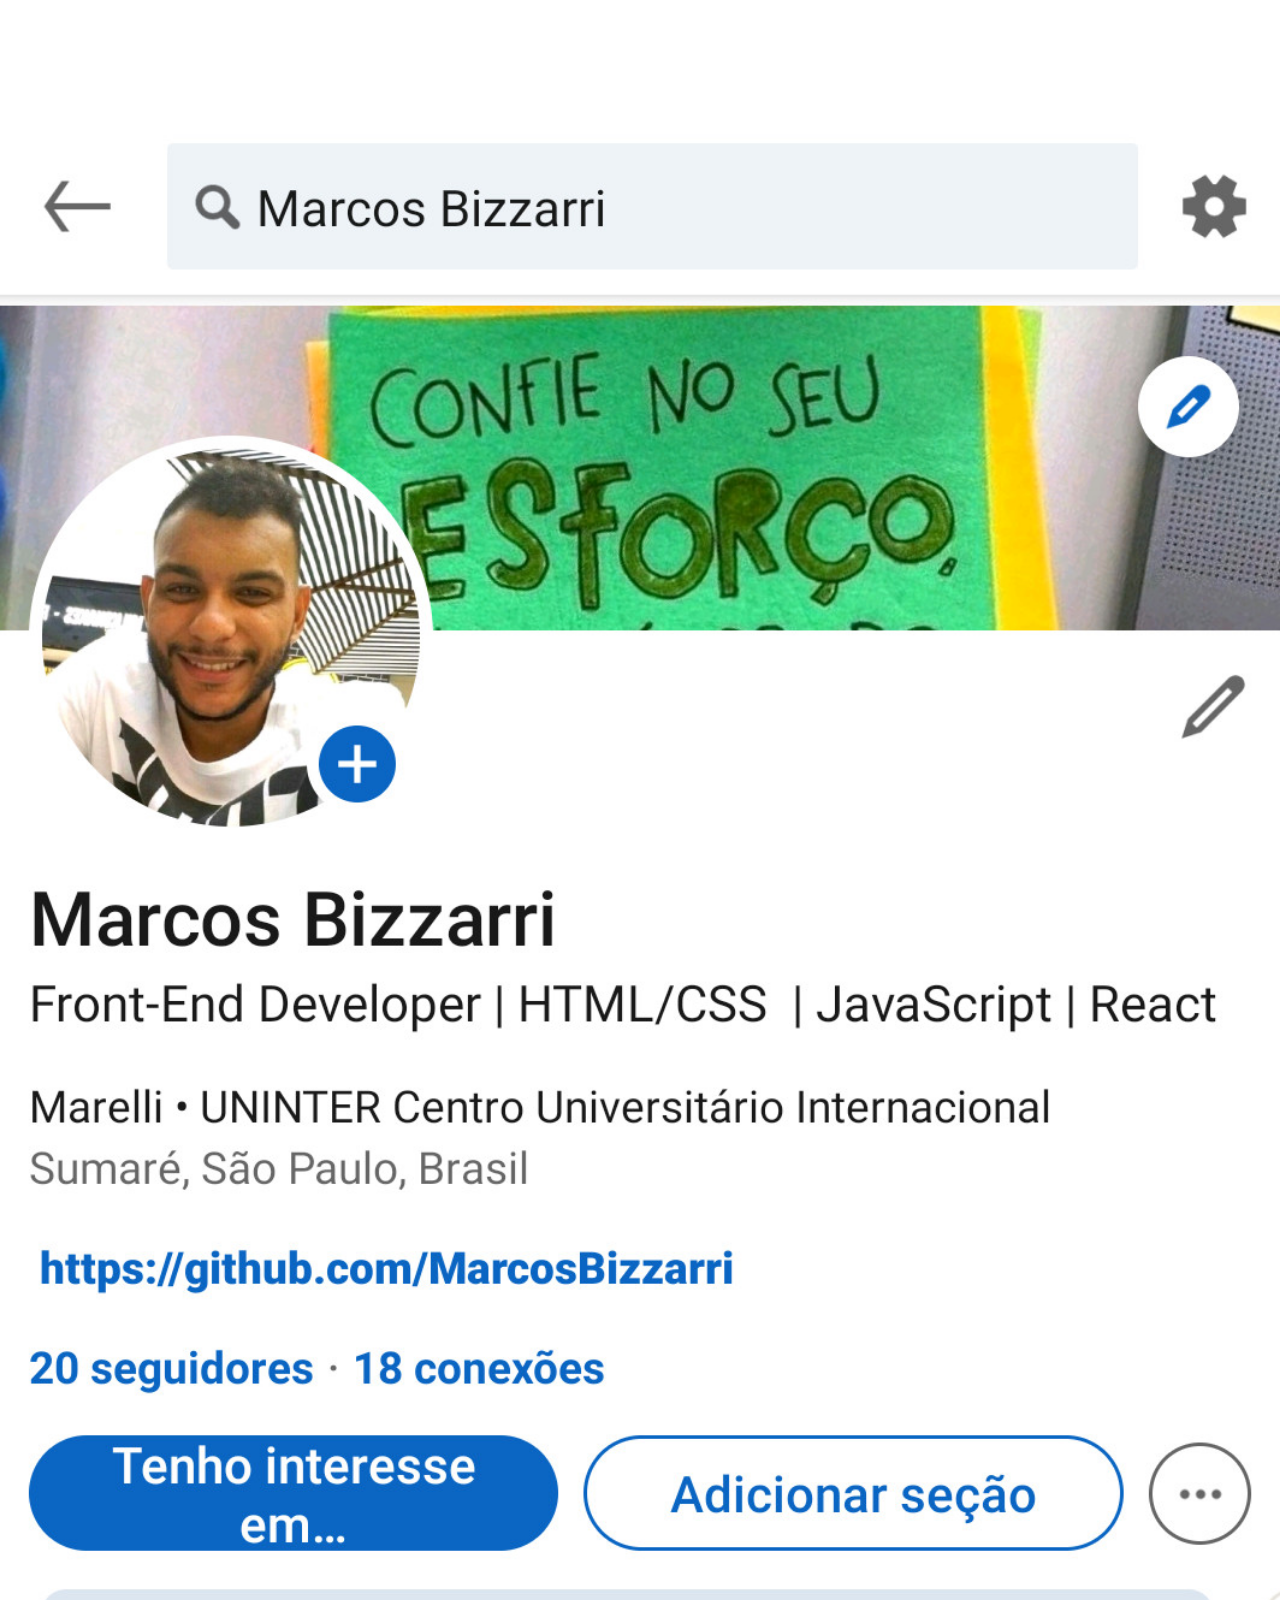
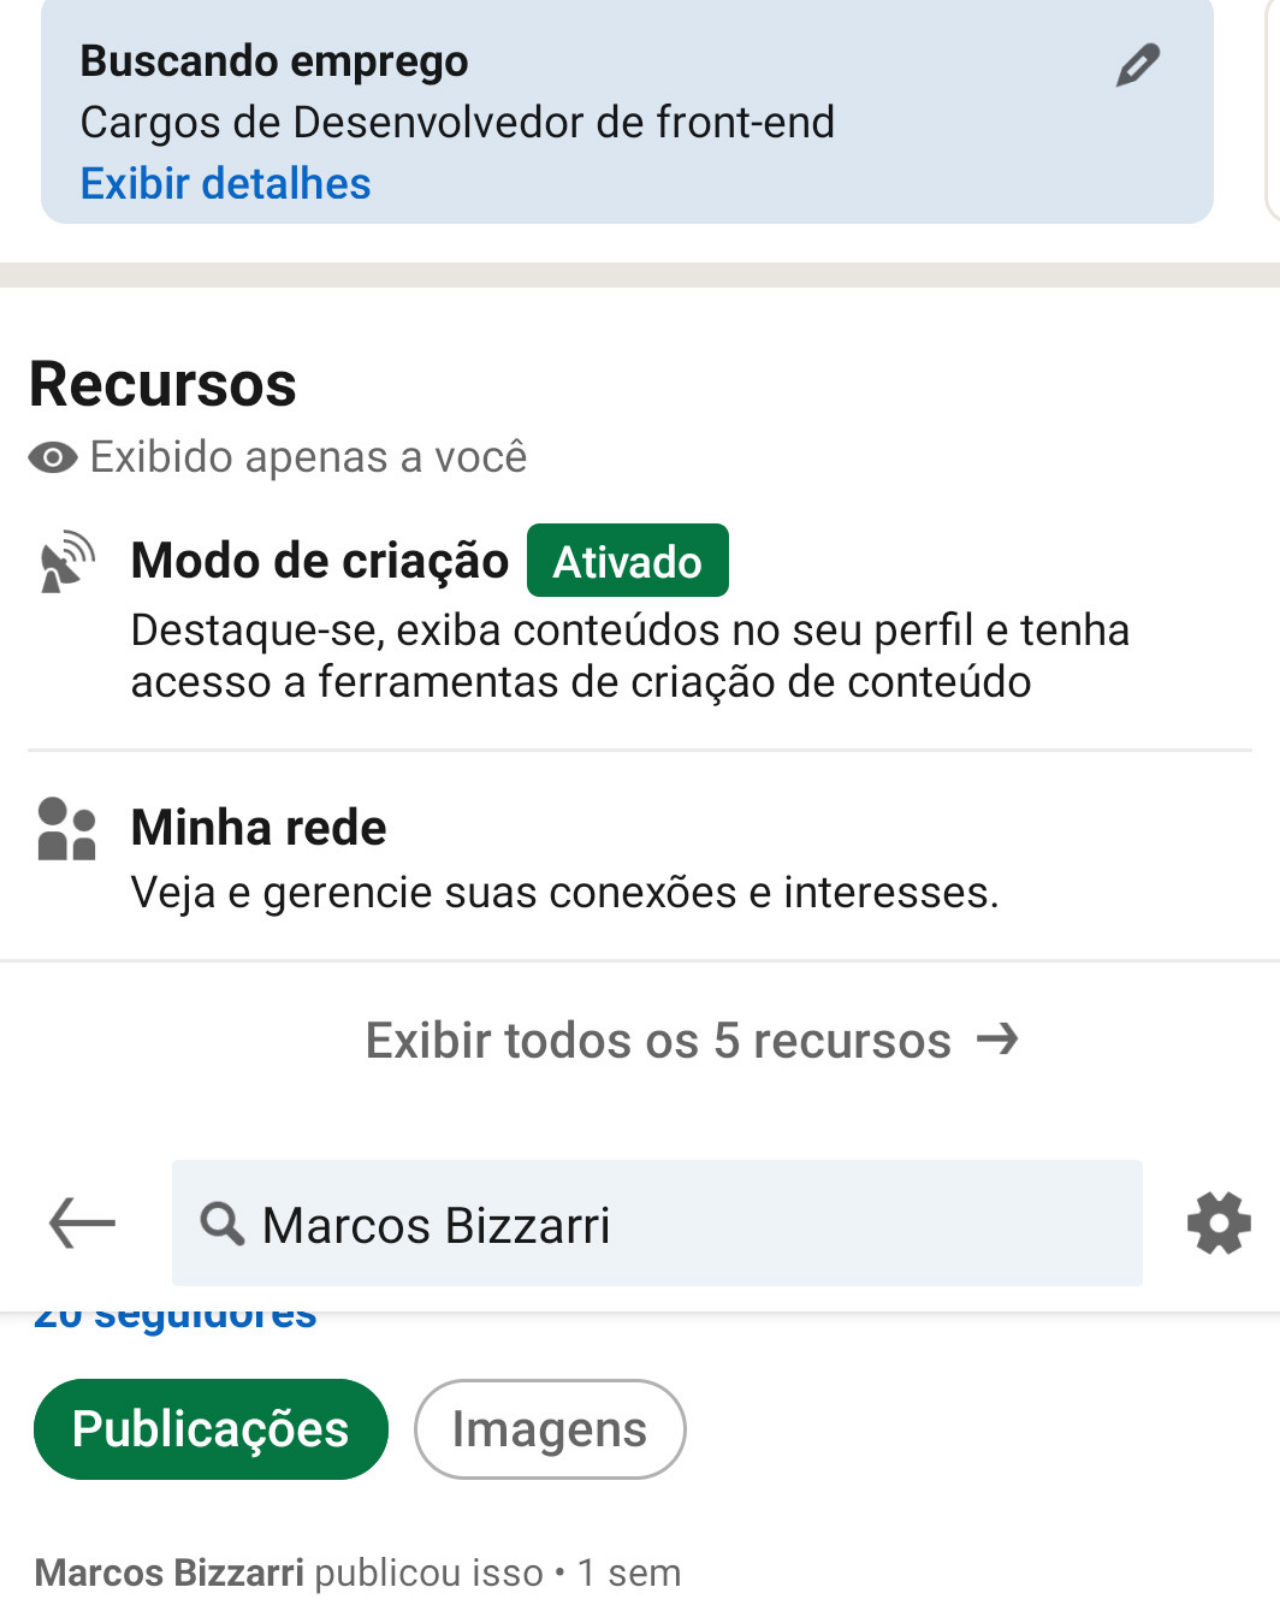
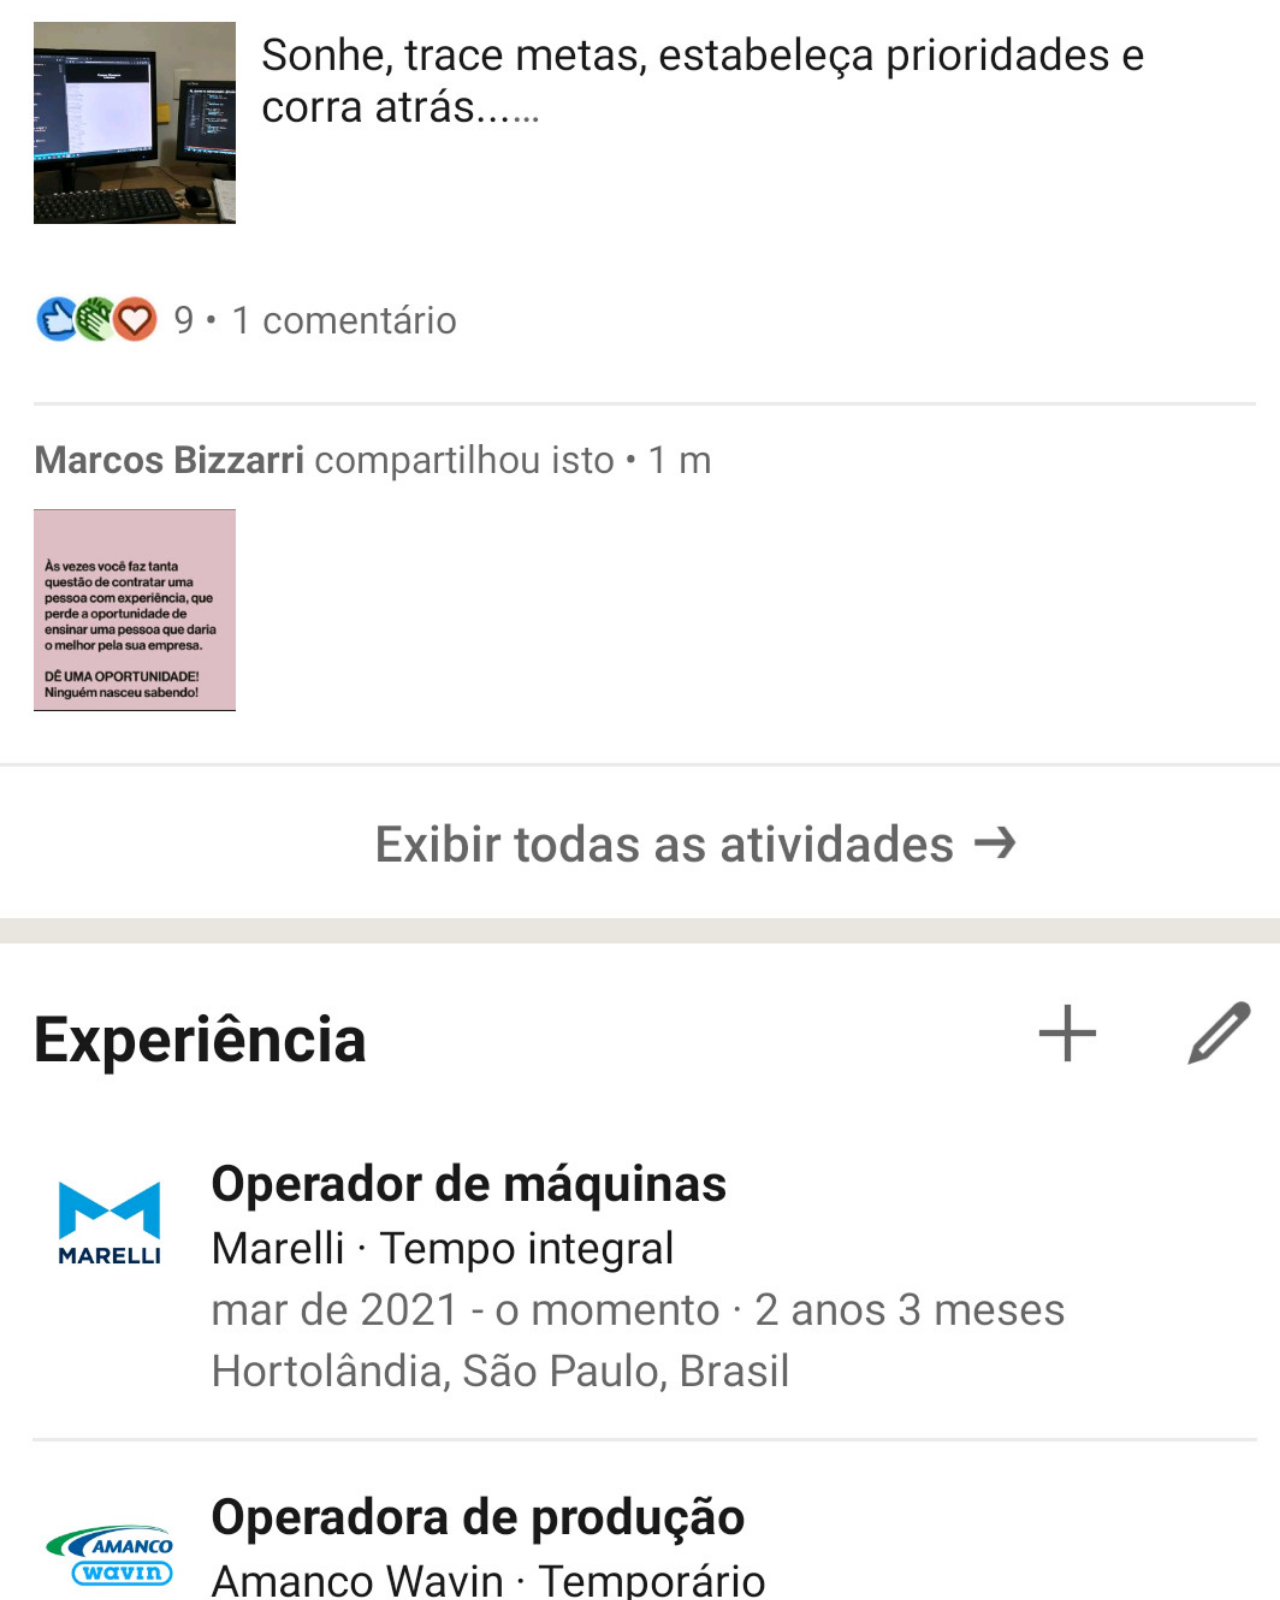
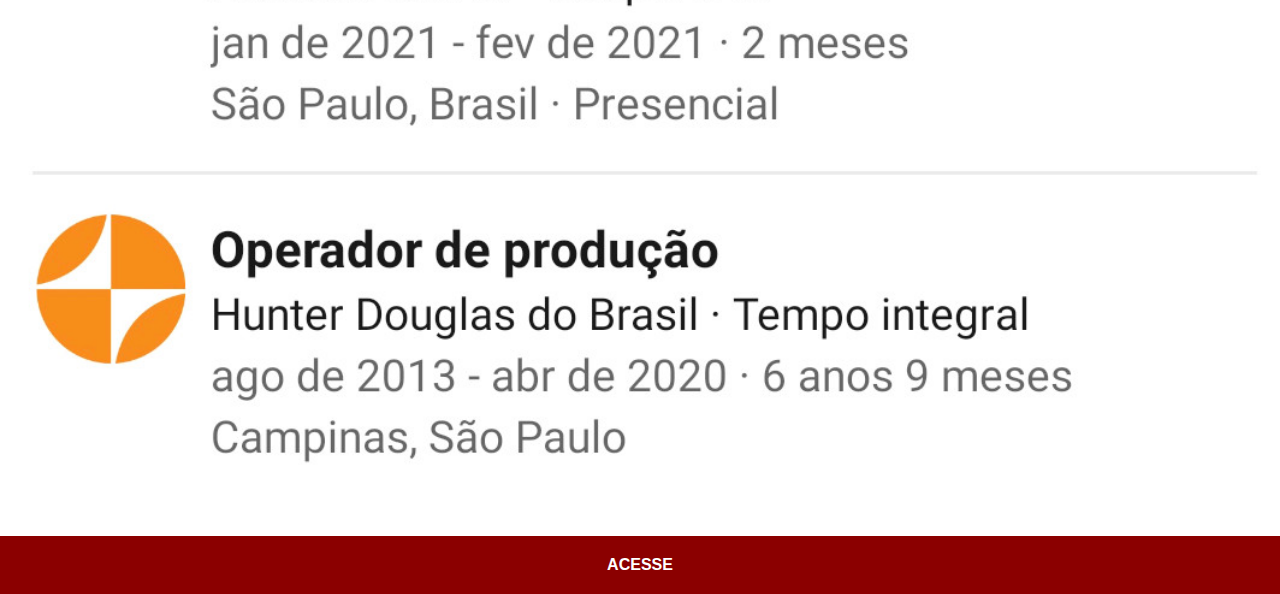
<file: linkedin.html>
<!DOCTYPE html>
<html lang="pt-br">
<head>
    <meta charset="UTF-8">
    <meta http-equiv="X-UA-Compatible" content="IE=edge">
    <meta name="viewport" content="width=device-width, initial-scale=1.0">
    <title>Twitter</title>
    <link rel="stylesheet" href="estilos/social.css">
</head>
<body>
    <img src="imagens/linkedin-tela.jpg" alt="Twitter">
    <a href="https://www.linkedin.com/in/marcos-bizzarri-93306b98/" target="_blank">ACESSE</a>
</body>
</html>
</file>
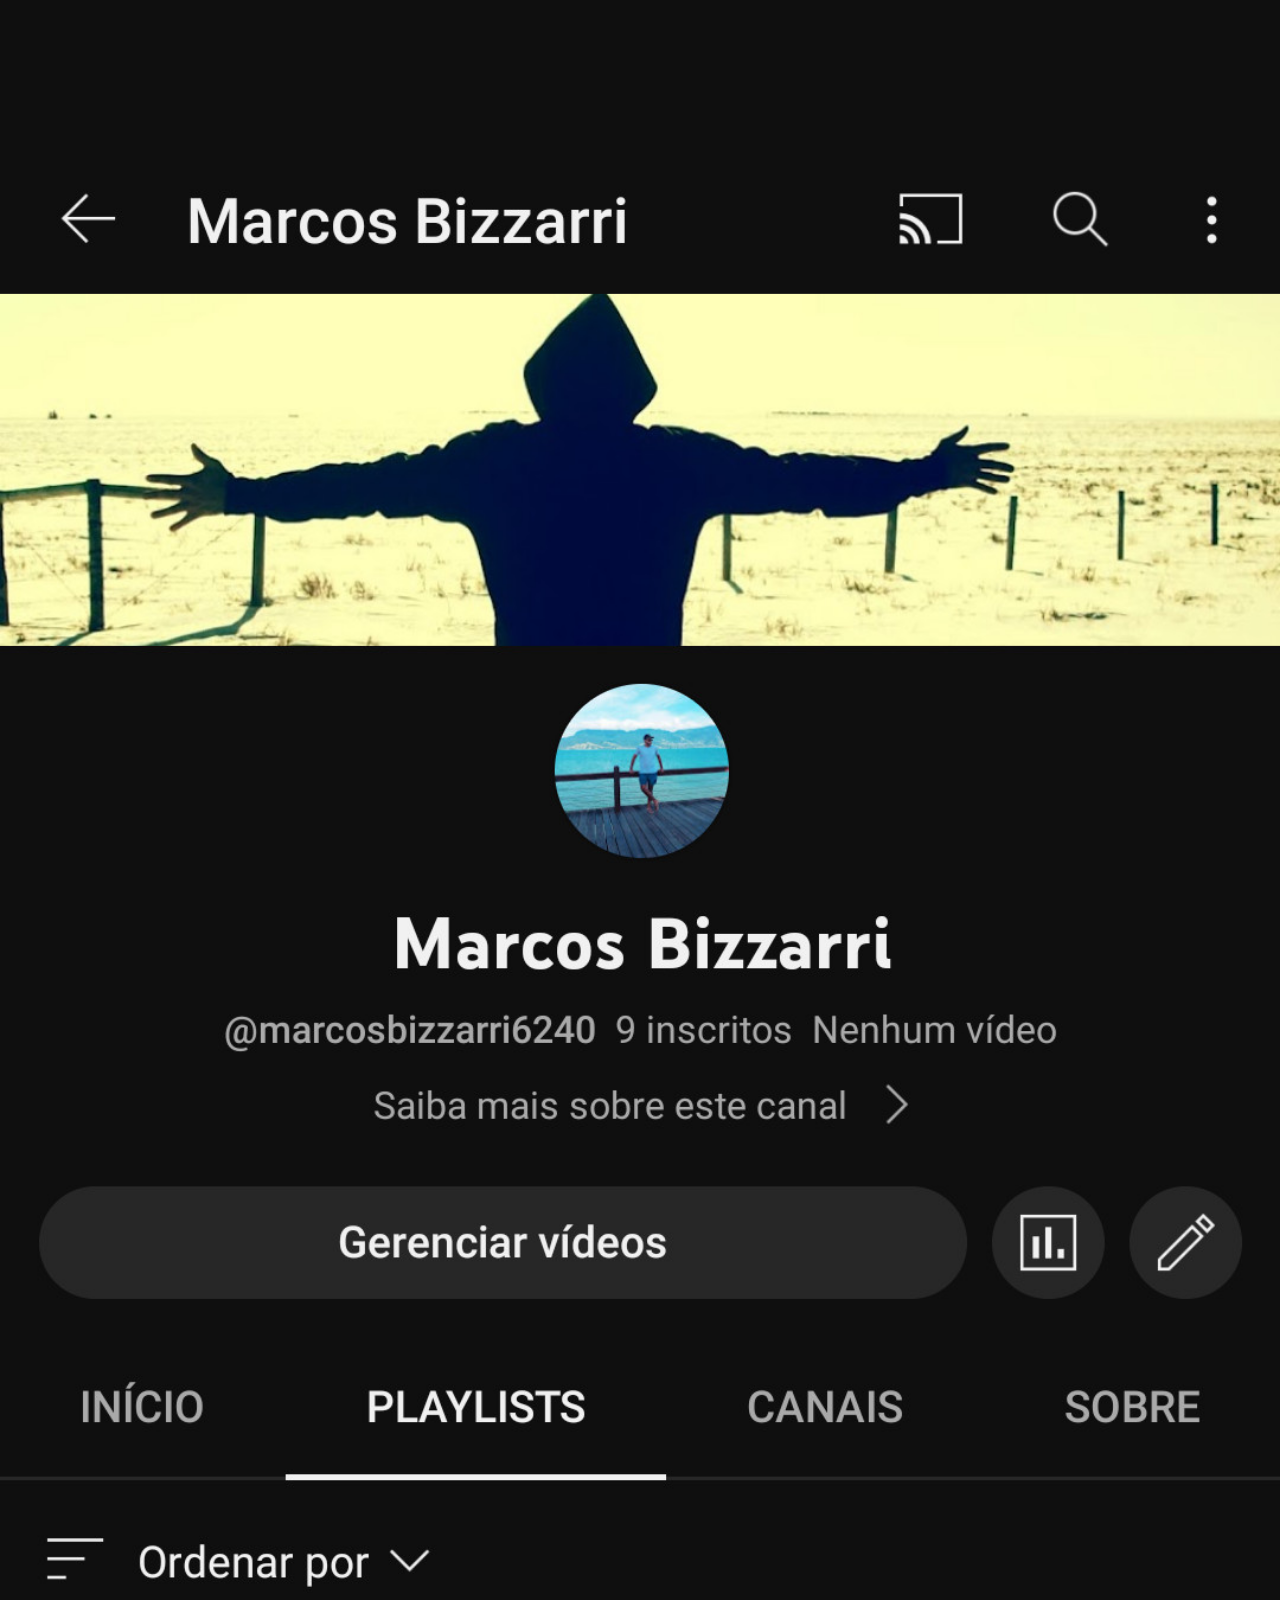
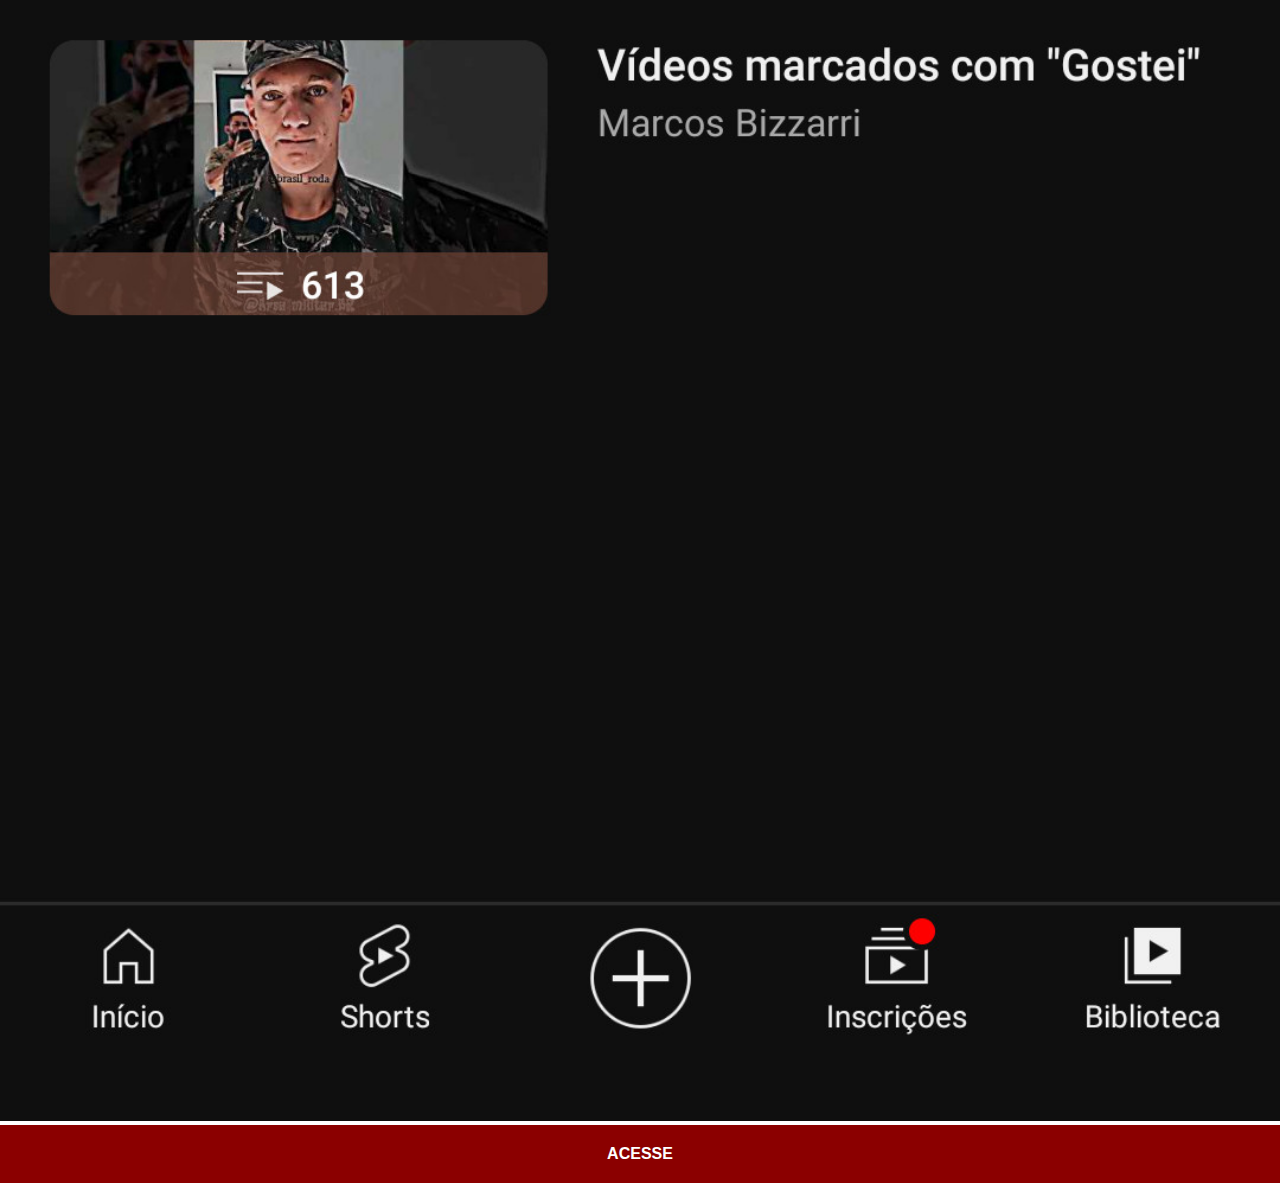
<file: youtube.html>
<!DOCTYPE html>
<html lang="pt-br">
<head>
    <meta charset="UTF-8">
    <meta http-equiv="X-UA-Compatible" content="IE=edge">
    <meta name="viewport" content="width=device-width, initial-scale=1.0">
    <title>YouTube</title>
    <link rel="stylesheet" href="estilos/social.css">
</head>
<body>
    <img src="imagens/tela-yotube.jpg" alt="YouTube">
    <a href="https://www.youtube.com/channel/UCY8hfGeJVaHeLgLkE6egIyQ" target="_blank">ACESSE</a>
    
</body>
</html>
</file>
<file: estilos/style.css>
@charset "UTF-8";

* {
    margin: 0px;
    padding: 0px;
    font-family: Arial, Helvetica, sans-serif;
}

html, body {
    height: 100vh;
    width: 100vw;
    background-color: black;
}

body {
    background: url('../imagens/fundo-madeira.jpg') no-repeat top center ;
    background-size: cover;
    background-attachment: fixed;
}

main {
    position: relative;
    height: 100vh;
    
}

section#telefone {
    position: absolute;
    top: 50%;
    left: 50%;
    transform: translate(-50%, -50%);
    height: 627px;
    width: 311px;
    background: url('../imagens/frame-iphone.png') no-repeat;
    
}

iframe#tela {
    position: relative;
    top: 80px;
    left: 22px;
    width: 267px;
    height: 471px;
}

section#redes-sociais {
    text-align: right;
}
section#redes-sociais img {
    width: 50px;
    height: 50px;
    margin: 10px;
    border-radius: 50%;
    box-shadow: 2px 2px 5px rgba(0, 0, 0, 0.425);
    box-sizing: border-box;
}

section#redes-sociais img:hover {
    border: 2px solid rgba(255, 255, 255, 0.61);
    transform:translate(-3px, -3px) ;
    box-shadow: 5px 5px 10px rgba(0, 0, 0, 0.651);
    transition: transform 0.4s, border 1s ;
}
</file>
<file: estilos/social.css>
@charset "UTF-8";

* {
    margin: 0px;
    padding: 0px;
    font-family: Arial, Helvetica, sans-serif;
}

::-webkit-scrollbar {
    width: 0px;
    height: 0px;
}

img {
    width: 100vw;
}

a {
    display: block;
    background-color: darkred;
    color: white;
    padding: 20px;
    text-align: center;
    font-weight: bolder;
    text-decoration: none;
}

a:hover {
    background-color: rgba(255, 0, 0, 0.39);
}
</file>
